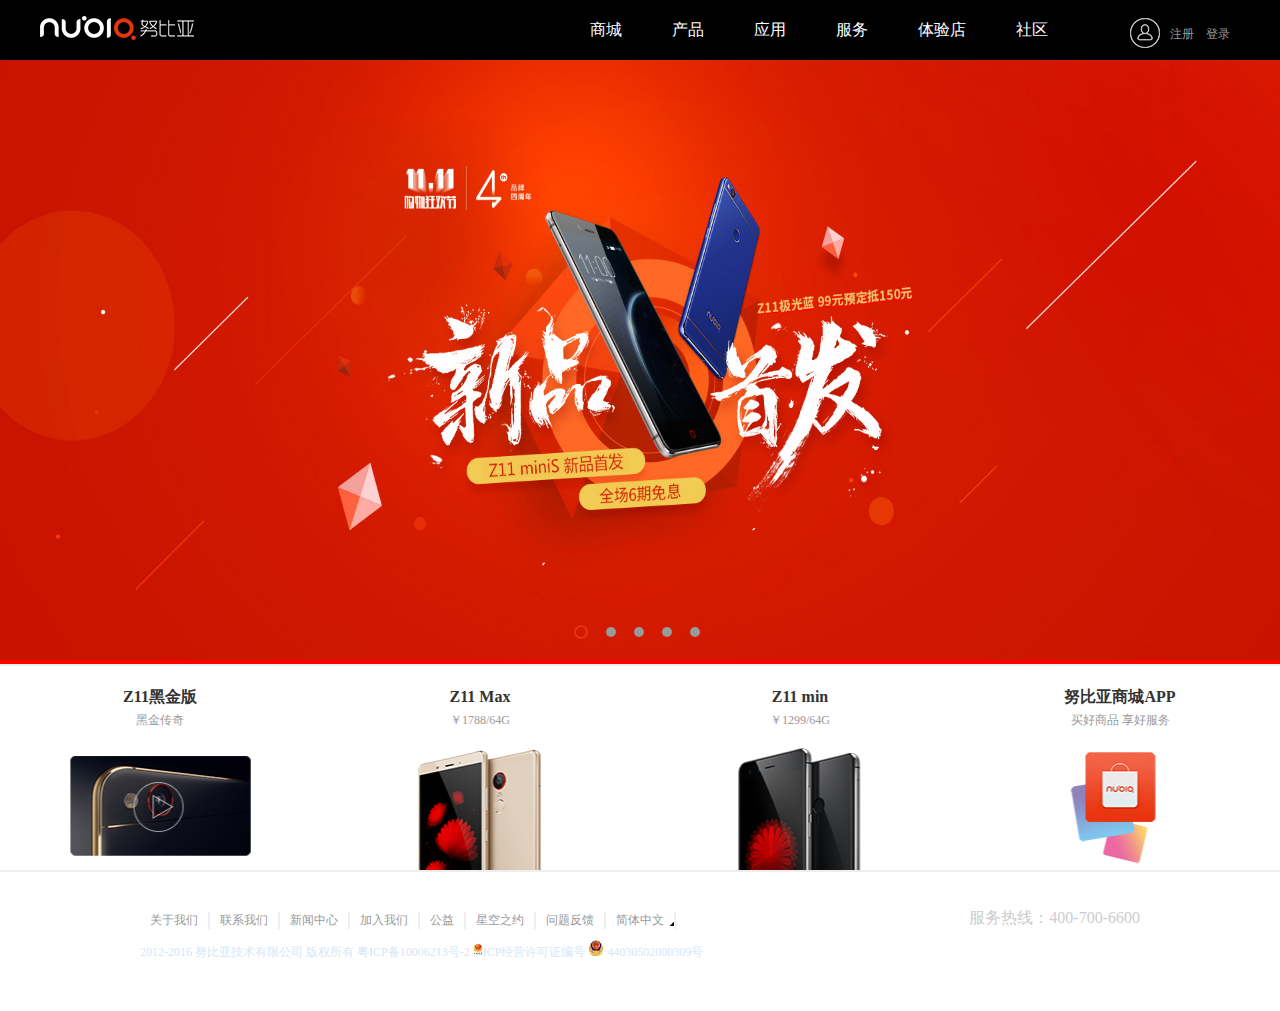
<file: nubia/index.html>
<!doctype html>
<html>
	<title></title>
	<meta charset = "utf-8"/>
	
	<link rel="stylesheet" type="text/css" href="css/public.css"/>
	<link rel="stylesheet" type="text/css" href="css/index.css"/>
	<script type="text/javascript" src="js/jquery-1.11.1.js"></script>
    <script type="text/javascript" src="js/index.js"></script>
	<script type="text/javascript">
	</script>
    
	
	<body>
    <!--top-->
	    <div class="topbg">
	    	<div class = "top">
				<a href="index.html" class = "logo"></a>
	            <a href="login.html" class="user user-left">登录</a>
	            <a href="register.html" class="user ">注册</a>
	            <i class="fa"><img src="indeximg/2016-10-27_222314.png"/></i>
	            <ul class="nav">
	                <li><a href = "shop.html">商城</a></li>
	                <li><a href = "phone.html">产品</a></li>
	                
	                <li><a href = "#">应用</a></li>
	                <li><a href = "#">服务</a></li>
	                <li><a href = "#">体验店</a></li>
	                <li><a href = "#">社区</a></li>
				</ul>
	        </div>
	    </div>
		
        <!--banner图-->
        <div class="bannerbg">
        	<div id = "banner">
	        	<ul class = 'banner'>
	                <li><a href="#"><img src="indeximg/banner1.jpg"></a></li>
	                <li><a href="#"><img src="indeximg/banner2.jpg"></a></li>
	                <li><a href="#"><img src="indeximg/banner3.jpg"></a></li>
	                <li><a href="#"><img src="indeximg/banner4.jpg"></a></li>
	                <li><a href="#"><img src="indeximg/banner5.jpg"></a></li>
	            </ul>
		        <div class="dot">
		            <span ></span><span class = "active1"></span><span></span><span></span><span></span>
		        </div>
	
	        </div>
        </div>
        
		<!--content-->
		<div class="contbg">
			<ul class = "cont">
				<li><a href="#"><h2>Z11黑金版</h2><p>黑金传奇</p><span><img src="indeximg/14727277436.png"/></span></a></li>
				<li><a href="#"><h2>Z11 Max</h2><p>￥1788/64G</p><span><img src="indeximg/146940998575.png"/></span></a></li>
				<li><a href="#"><h2>Z11 min</h2><p>￥1299/64G</p><span><img src="indeximg/146711627937.png"/></span></a></li>
				<li><a href="#"><h2>努比亚商城APP</h2><p>买好商品 享好服务</p><span><img src="indeximg/144524862581.png"/></span></a></li>
			</ul>
		</div>
		
		<!--bottom-->
		<div class="bottombg">
			<div class="bottom">
				<ul class="left">
					<li><a href="#">关于我们</a></li>
					<li><a href="#">联系我们</a></li>
					<li><a href = "#">新闻中心</a></li>
					<li><a href = "#">加入我们</a></li>
					<li><a href="#">公益</a></li>
					<li><a href="#">星空之约</a></li>
					<li><a href="#">问题反馈</a></li>
					<li class="option">
						简体中文
						<img src = "indeximg/option.png"/>
						<div class="option-in">
							<p><a href="#">sdfssdg</a></p>
							<p><a href="#">sgdfg</a></p>
							<p><a href="#">sdg</a></p>
							<p><a href="#">afsf</a></p>
						</div>
					</li>
				</ul>
				
				<ul class="right">
					<li><a href="#"></a></li>
					<li><a href="#"></a></li>
					<li><a href="#"></a></li>
					<li><a href="#"></a></li>
				</ul>
				<p class="call">服务热线：400-700-6600</p><br/>
				<p class="food">
					2012-2016 努比亚技术有限公司 版权所有
					<a href="#">粤ICP备10006213号-2</a>
					<img src="indeximg/57fc5f6def76275.jpg" class="pic1"/>ICP经营许可证编号
					<img src="indeximg/57c5599015f1558.png" class="pic2"/>
					 44030502000309号
				</p>
			</div>
		</div>
		
 
        	
	</body>
</html>
</file>
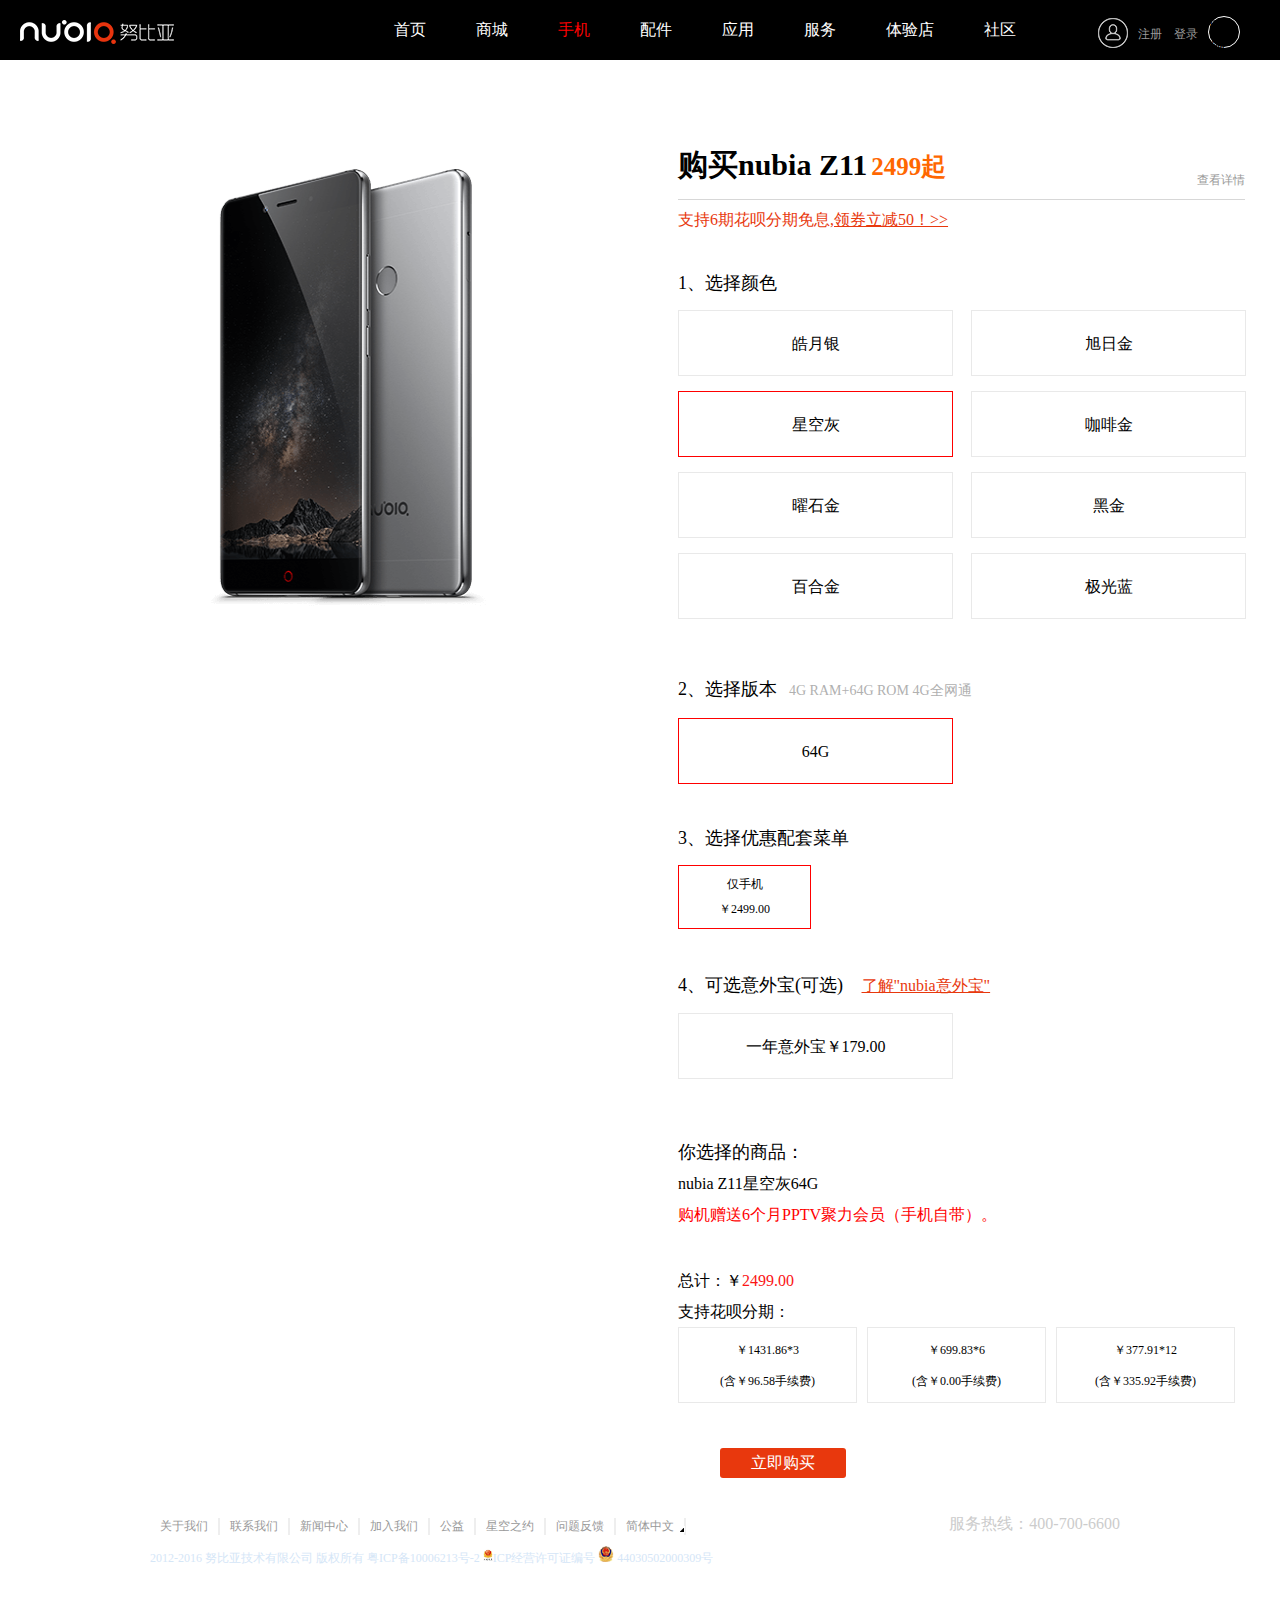
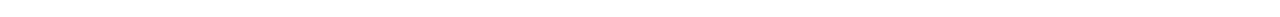
<file: nubia/details.html>
<!DOCTYPE html>
<html>
	<head>
		<meta charset="utf-8">
		<title></title>
		<link rel="stylesheet" type="text/css" href="css/det.css" />
		<script type="text/javascript" src="js/jquery-1.11.1.js" ></script>
		<script type="text/javascript" src="js/det.js" ></script>
		<script type="text/javascript" src="js/jquery.cookie.js" ></script>
		
		
	</head>
	<body>
		<!--------------------------吸顶菜单----------------------->
		<div class="top-menu">
			<div class="p4">
				<p class="p1"><a class="buy">立即购买</a></p>
				<p class="p2">总计：￥<span>4199.00</span></p>
				<p class="p3">nubia Z11 曜石金 C罗·典藏版<span>121</span></p>
			</div>
		</div>
		<!------------------------------top------------------------------>
		<div class = "top">
			<a href="index.html" class = "logo"></a>
			<a class="shop-car">购物车</a>
            <a href="login.html" class="user user-left">登录</a>
            <a href="register.html" class="user ">注册</a>
            <i class="fa"><img src="indeximg/2016-10-27_222314.png"/></i>
            <ul class="nav">
            	<li><a href="index.html">首页</a></li>
                <li><a href = "shop.html">商城</a></li>
                <li><a href = "phone.html" class="active" >手机</a></li>
                <li><a href = "accessory.html">配件</a></li>
                <li><a href = "nubia-app.html">应用</a></li>
                <li><a href = "service.html">服务</a></li>
                <li><a href = "store.html">体验店</a></li>
                <li><a href = "nubia-bbs.html">社区</a></li>
			</ul>
			
        </div>
        <!--------------------------content------------------------------->
        <div class="cont">
        	<div class="cont-left">
        		<img class="img_out" src=""/>
  
        	</div>
        	<div class="cont-right">
        		<p class="cont-right-title">
        			<span class="title-left">购买nubia Z11</span>
        			<span class="title-middle">2499起</span>
        			<span class="title-right"><a href="#">查看详情</a></span>
        		</p>
        		<p class="cont-right-title-sell">支持6期花呗分期免息,<a>领券立减50！>></a></p>
        		<p class="select-color">1、选择颜色</p>
        		<ul class="phone-color">
        			<li>皓月银</li>
        			<li>旭日金</li>
        			<li>星空灰</li>
        			<li>咖啡金</li>
        			<li>曜石金</li>
        			<li>黑金</li>
        			<li>百合金</li>
        			<li>极光蓝</li>
        		</ul><br/>
        		<p class="select-edition">2、选择版本<span>dsfdsf</span></p>
        		<ul class="phone-edition">
        			
        		</ul>
        		<div class="shifty">
        		<!--<p class="select-meal">3、选择优惠配套菜单</p>
        			<ul class="phone-meal">
        				<li>
        					<span></span>
        					<p></p>
        				</li>
        			</ul>
        			<p class="select-insure">4、可选意外宝(可选) <a href="#">了解"nubia意外宝"</a></p>
        			<ul class="insure">
        				<li>一年意外宝￥<span></span></li>
        			</ul>
        			<div class="phone-net-zj">
        				<p class="selected">你选择的商品：</p>
        				<p class="selected-size">nubia Z11 曜石金 C罗·典藏版<span>121</span></p>
        				<p class="jianjie">附近的客观的开发数据库的方法</p>
        				<p class="total">总计：￥<span>4199.00</span></p>
        				
        				<p class="huabei">支持花呗分期：</p>
        				<ul class="select-huabei">
        					<li><span>￥1431.86*3</span><p>(含￥96.58手续费)</p></li>
        					<li><span>￥699.83*6</span><p>(含￥0.00手续费)</p></li>
        					<li><span>￥377.91*12</span><p>(含￥335.92手续费)</p></li>
        				</ul>
        				
        			</div>
        			<a class="buy">立即购买</a>
        			-->
        		</div>
        		
        	</div>
        </div>
        <!----------------------bottom------------------------------------>
		<div class="bottom">
			<ul class="left">
				<li><a href="#">关于我们</a></li>
				<li><a href="#">联系我们</a></li>
				<li><a href = "#">新闻中心</a></li>
				<li><a href = "#">加入我们</a></li>
				<li><a href="#">公益</a></li>
				<li><a href="#">星空之约</a></li>
				<li><a href="#">问题反馈</a></li>
				<li class="option">
					简体中文
					<img src = "indeximg/option.png"/>
					<div class="option-in">
						<p><a href="#">sdfssdg</a></p>
						<p><a href="#">sgdfg</a></p>
						<p><a href="#">sdg</a></p>
						<p><a href="#">afsf</a></p>
					</div>
				</li>
			</ul>
			
			<ul class="right">
				<li><a href="#"></a></li>
				<li><a href="#"></a></li>
				<li><a href="#"></a></li>
				<li><a href="#"></a></li>
			</ul>
			<p class="call">服务热线：400-700-6600</p><br/>
			<p class="food">
				2012-2016 努比亚技术有限公司 版权所有
				<a href="#">粤ICP备10006213号-2</a>
				<img src="indeximg/57fc5f6def76275.jpg" class="pic1"/>ICP经营许可证编号
				<img src="indeximg/57c5599015f1558.png" class="pic2"/>
				 44030502000309号
			</p>
		</div>
 
        
        
	</body>
</html>
</file>
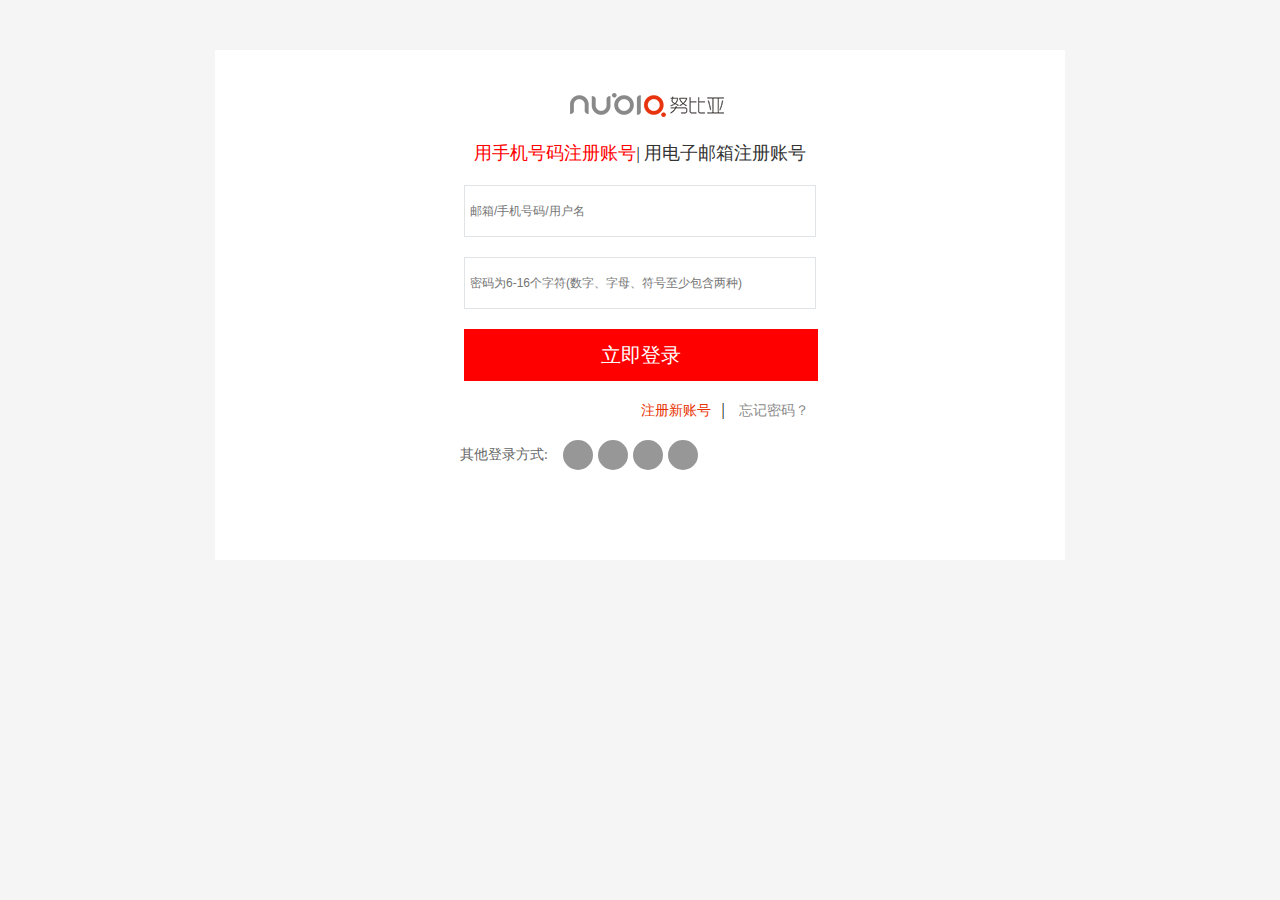
<file: nubia/login.html>
<!DOCTYPE html>
<html>
	<head>
		<meta charset="UTF-8">
		<title></title>
		<link rel="stylesheet" type="text/css" href="css/login.css"/>
		<script type="text/javascript" src="js/jquery-1.11.1.js" ></script>
		<script type="text/javascript" src="js/login.js" ></script>
		
	</head>
		<div class="cont">
			<img src="indeximg/logo02.png" class="logo"/>
			<div class="tab_nav">
				<label for="account" class="label_left">用手机号码注册账号</label>|
				<label for="tel" class="label_rig">用电子邮箱注册账号</label>
			</div>
			<ul class="account">
				<li id="user">
					<input type="text" placeholder="邮箱/手机号码/用户名" /><span></span>
				</li>
				<li id="passw">
					<input type="text" placeholder="密码为6-16个字符(数字、字母、符号至少包含两种)" /><span></span>
				</li>
			</ul>
			<ul class="tel">
				<li id="phone_tel">
					<input type="text" placeholder="请输入手机号" /><span></span>
				</li>
				<li id="ver_code">
					<input type="text" placeholder="请输入验证码(不区分大小写)" class="ver_left"/>
					<div class="ver_middle"></div><span class="ver_rig"></span>
				</li>
				<li id = "gain_code">
					<input type="text" placeholder="请输入手机收到的验证码"/><a>获取验证码</a><span></span>
				</li>
			</ul>
			<div class="now_login">立即登录</div>
			<div class="select">
				<a class="a_0" href="register.html">注册新账号</a>|
				<a class="a_1" href="#">忘记密码？</a>
			</div>
			<div class="others">
				<span>其他登录方式:</span>
				<a class="fa fa-weixin fa-lg" href="#"></a>
				<a class="fa fa-credit-card fa-lg" href="#"></a>
				<a class="fa fa-weibo fa-lg" href="#"></a>
				<a class="fa fa-qq fa-lg" href="#"></a>
			</div>
		</div>
	</body>
</html>
</file>
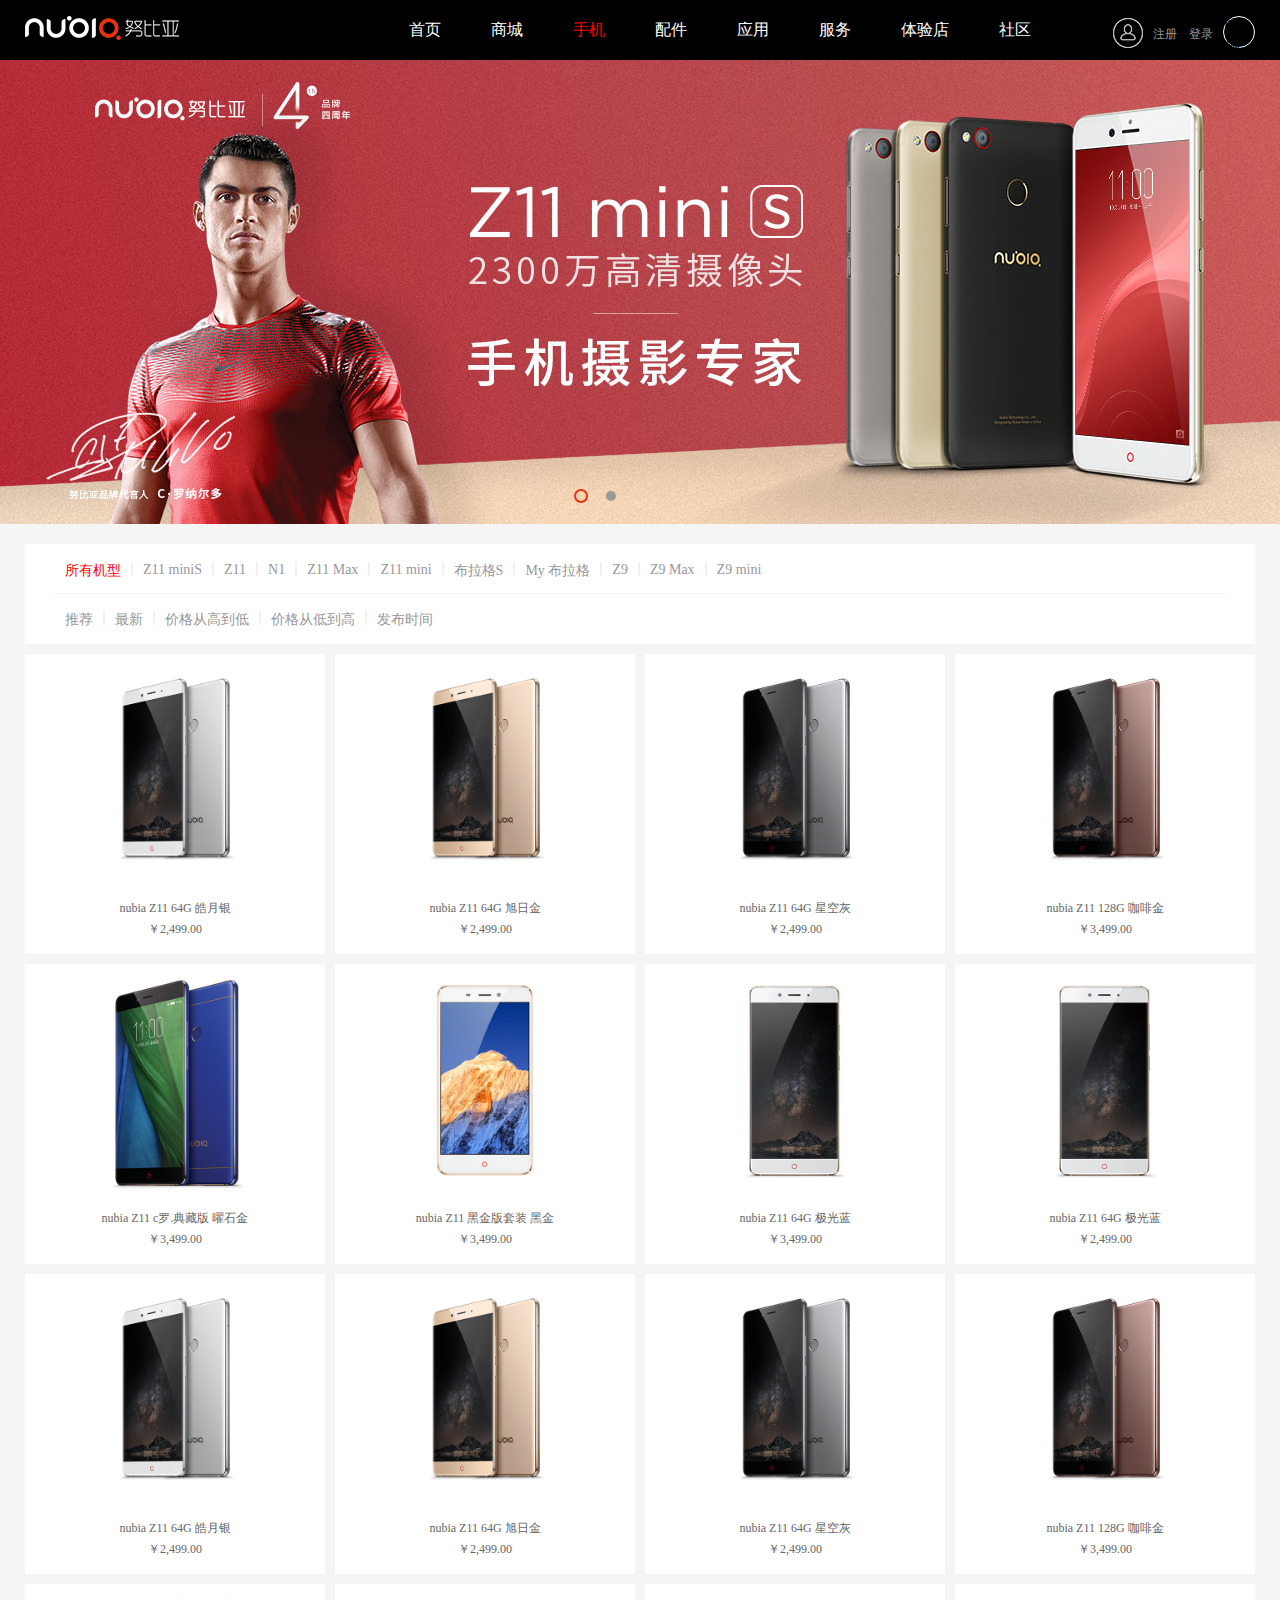
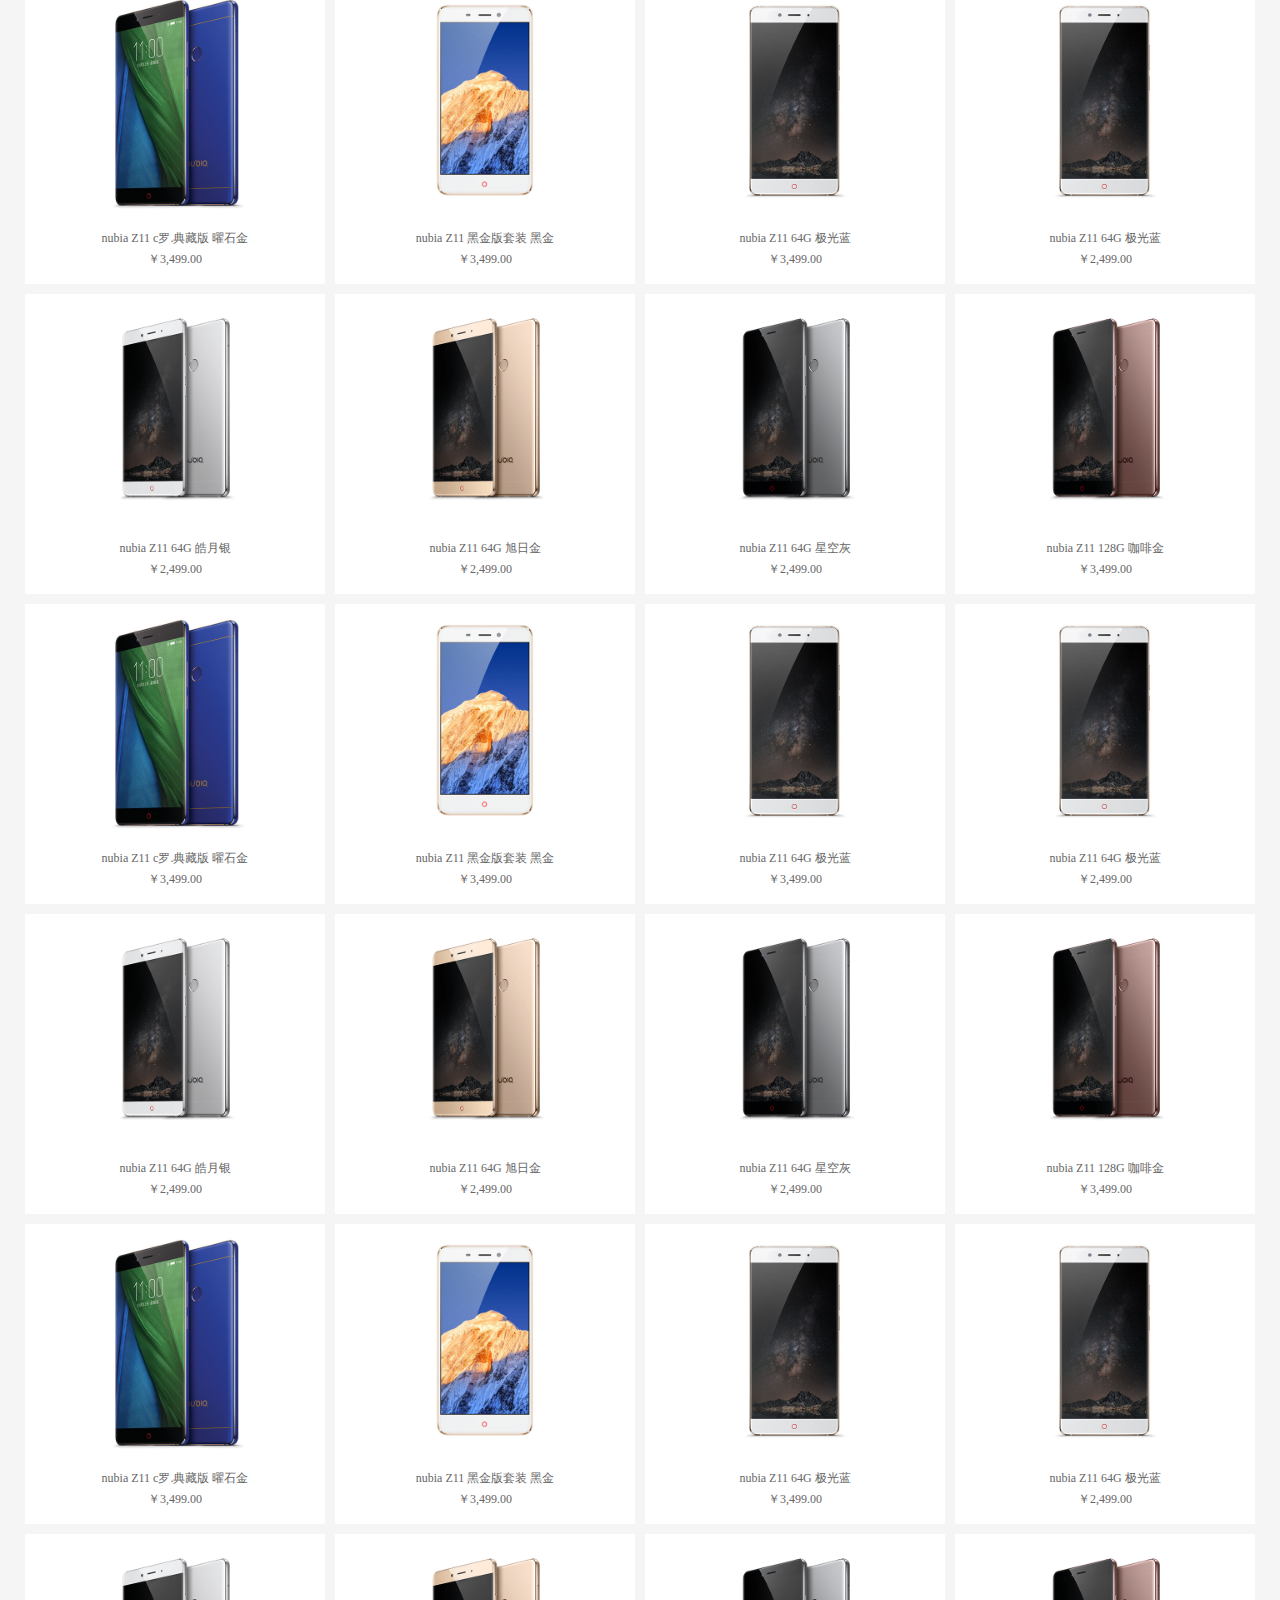
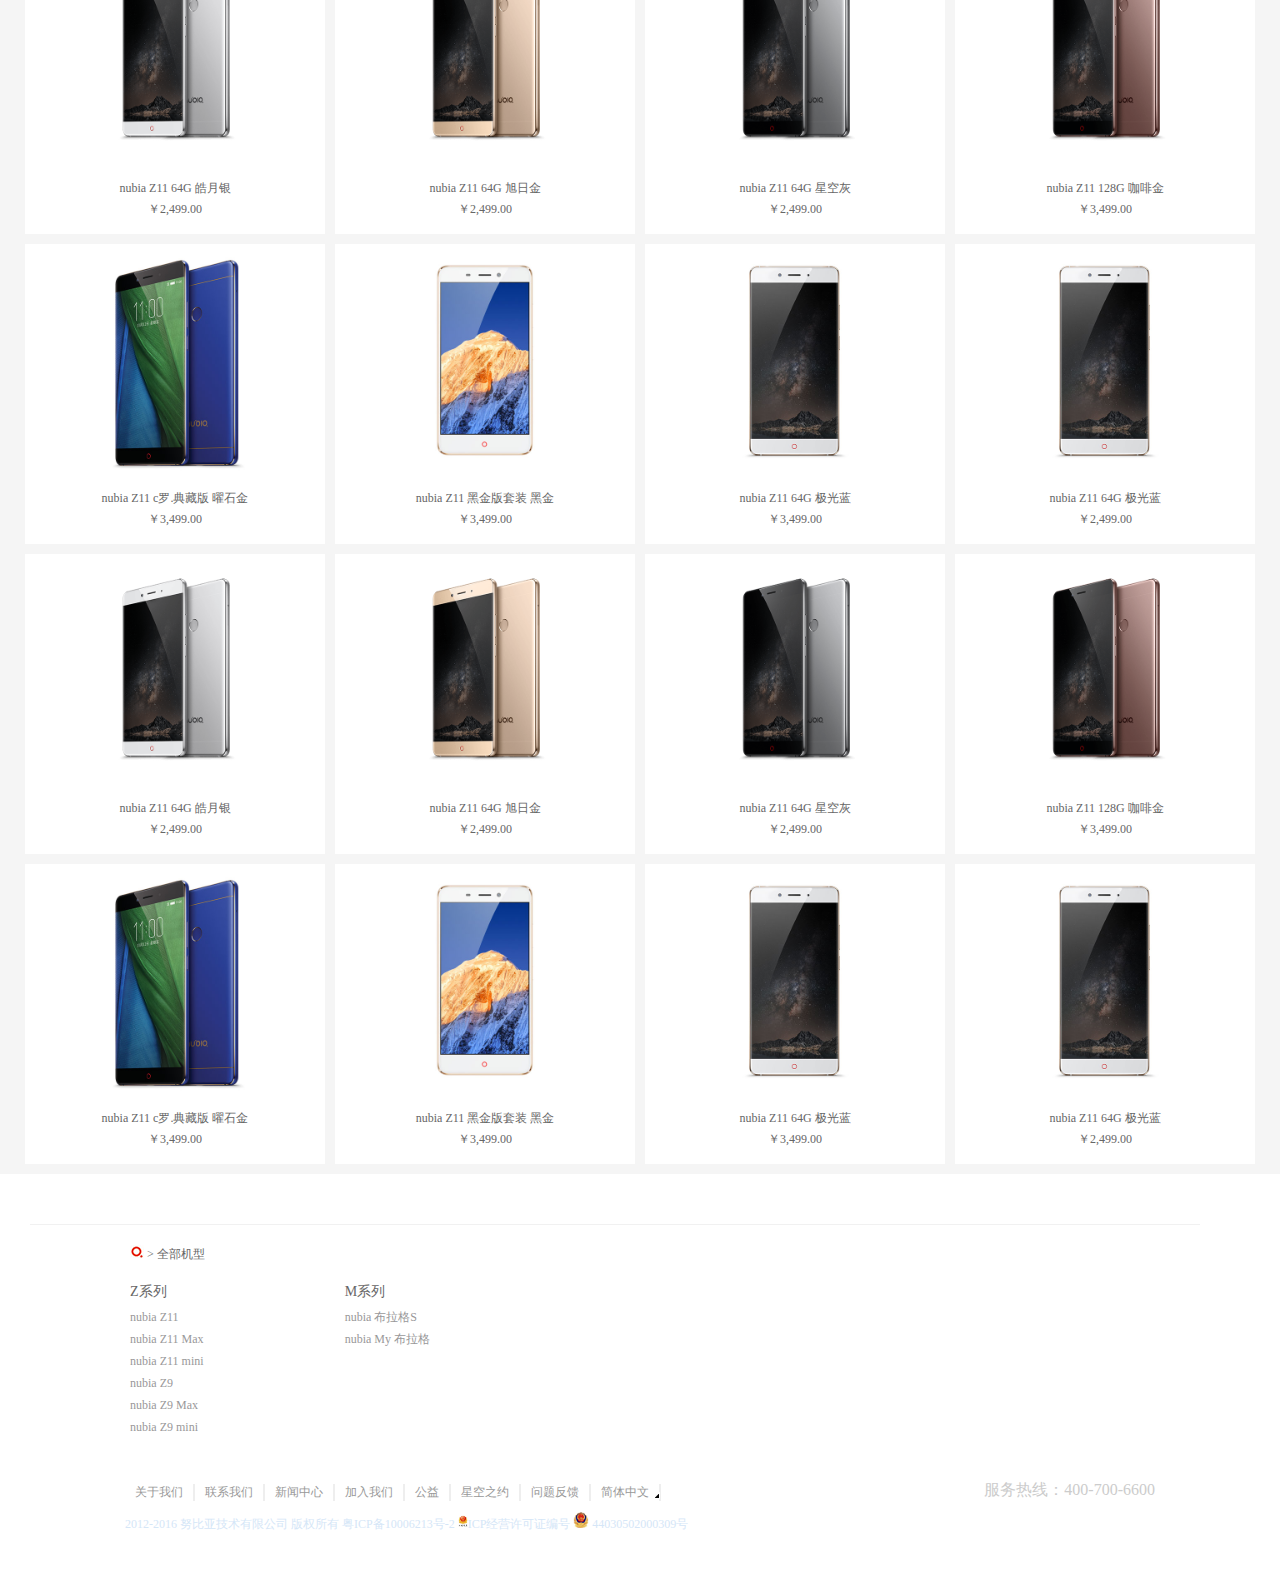
<file: nubia/phone.html>
<!DOCTYPE html>
<html>
	<head>
		<meta charset="UTF-8">
		<title></title>
		<link rel="stylesheet" href="css/public.css" />
		<link rel="stylesheet" href="css/phone.css" />
		
		<script type="text/javascript" src="js/jquery-1.11.1.js" ></script>
		<script type="text/javascript" src="js/phone.js" ></script>
	</head>
	<body>
		<!-----------------------top---------------------------->
		<div class="topbg">
			<div class = "top">
				<a href="index.html" class = "logo"></a>
				<a class="shop-car">购物车</a>
	            <a href="login.html" class="user user-left">登录</a>
	            <a href="register.html" class="user ">注册</a>
	            <i class="fa"><img src="indeximg/2016-10-27_222314.png"/></i>
	            <ul class="nav">
	            	<li><a href="index.html">首页</a></li>
	                <li><a href = "shop.html" >商城</a></li>
	                <li><a href = "phone.html" class="active">手机</a></li>
	                <li><a href = "#">配件</a></li>
	                <li><a href = "#">应用</a></li>
	                <li><a href = "#">服务</a></li>
	                <li><a href = "#">体验店</a></li>
	                <li><a href = "#">社区</a></li>
				</ul>
	        </div>
		</div>
		<!----------------------------banner------------------------------->
        <div class="bannerbg">
        	<div id = "banner">
	        	<ul class = 'banner'>
	                <li><a href="#" class="a1"></a></li>
	                <li><a href="#" class="a2"></a></li>
	            </ul>
		        <div class="dot">
		            <span class = "active1"></span><span></span>
		        </div>
	
	        </div>
        </div>
		<!-----------------------------------content------------------------------------>
		<div class="contbg">
			<div class="cont_top">
				<div>
					<a class="all">所有机型</a><a href = "#">Z11 miniS</a><a href = "#">Z11</a>
					<a href = "#">N1</a><a href = "#">Z11 Max</a href = "#"><a href = "#">Z11 mini</a><a href = "#">布拉格S</a><a href = "#">My 布拉格</a>
					<a href = "#">Z9</a><a href = "#">Z9 Max</a><a href = "#">Z9 mini</a>
				</div>
				<p>
					<a href="#" class="a1">推荐</a><a href="#">最新</a><a href="#">价格从高到低</a><a href="#">价格从低到高</a><a href="#">发布时间</a>
				</p>
					
				</div>
				<ul class="cont_ul">
					<li>
						<img src="phoneimg/pic1.png" />
						<h2>nubia Z11 64G 皓月银</h2>
						<p>￥2,499.00</p>
					</li>
				</ul>
			<div class="cont_bottom">
				<div>
					<h2><img src="phoneimg/ser.jpg"/> &gt; 全部机型</h2>
					<h3>
						<dl class="dl_left">
							<dt>Z系列</dt>
							<dd><a href="#">nubia Z11</a></dd>
							<dd><a href="#">nubia Z11 Max</a></dd>
							<dd><a href="#">nubia Z11 mini</a></dd>
							<dd><a href="#">nubia Z9</a></dd>
							<dd><a href="#">nubia Z9 Max</a></dd>
							<dd><a href="#">nubia Z9 mini</a></dd>
						</dl>
						<dl class="dl_rig">
							<dt>M系列</dt>
							<dd><a href="#">nubia 布拉格S</a></dd>
							<dd><a href="#">nubia My 布拉格</a></dd>
						</dl>
					</h3>
				</div>
			</div>
			
		</div>
		
		<!-----------------------------------------bottom------------------------------>
        <div class="bottombg">
        	<div class="bottom">
				<ul class="left">
					<li><a href="#">关于我们</a></li>
					<li><a href="#">联系我们</a></li>
					<li><a href = "#">新闻中心</a></li>
					<li><a href = "#">加入我们</a></li>
					<li><a href="#">公益</a></li>
					<li><a href="#">星空之约</a></li>
					<li><a href="#">问题反馈</a></li>
					<li class="option">
						简体中文
						<img src = "indeximg/option.png"/>
						<div class="option-in">
							<p><a href="#">sdfssdg</a></p>
							<p><a href="#">sgdfg</a></p>
							<p><a href="#">sdg</a></p>
							<p><a href="#">afsf</a></p>
						</div>
					</li>
				</ul>
				
				<ul class="right">
					<li><a href="#"></a></li>
					<li><a href="#"></a></li>
					<li><a href="#"></a></li>
					<li><a href="#"></a></li>
				</ul>
				<p class="call">服务热线：400-700-6600</p><br/>
				<p class="food">
					2012-2016 努比亚技术有限公司 版权所有
					<a href="#">粤ICP备10006213号-2</a>
					<img src="indeximg/57fc5f6def76275.jpg" class="pic1"/>ICP经营许可证编号
					<img src="indeximg/57c5599015f1558.png" class="pic2"/>
					 44030502000309号
				</p>
			</div>
	 
        </div>
		
		
	</body>
</html>
</file>
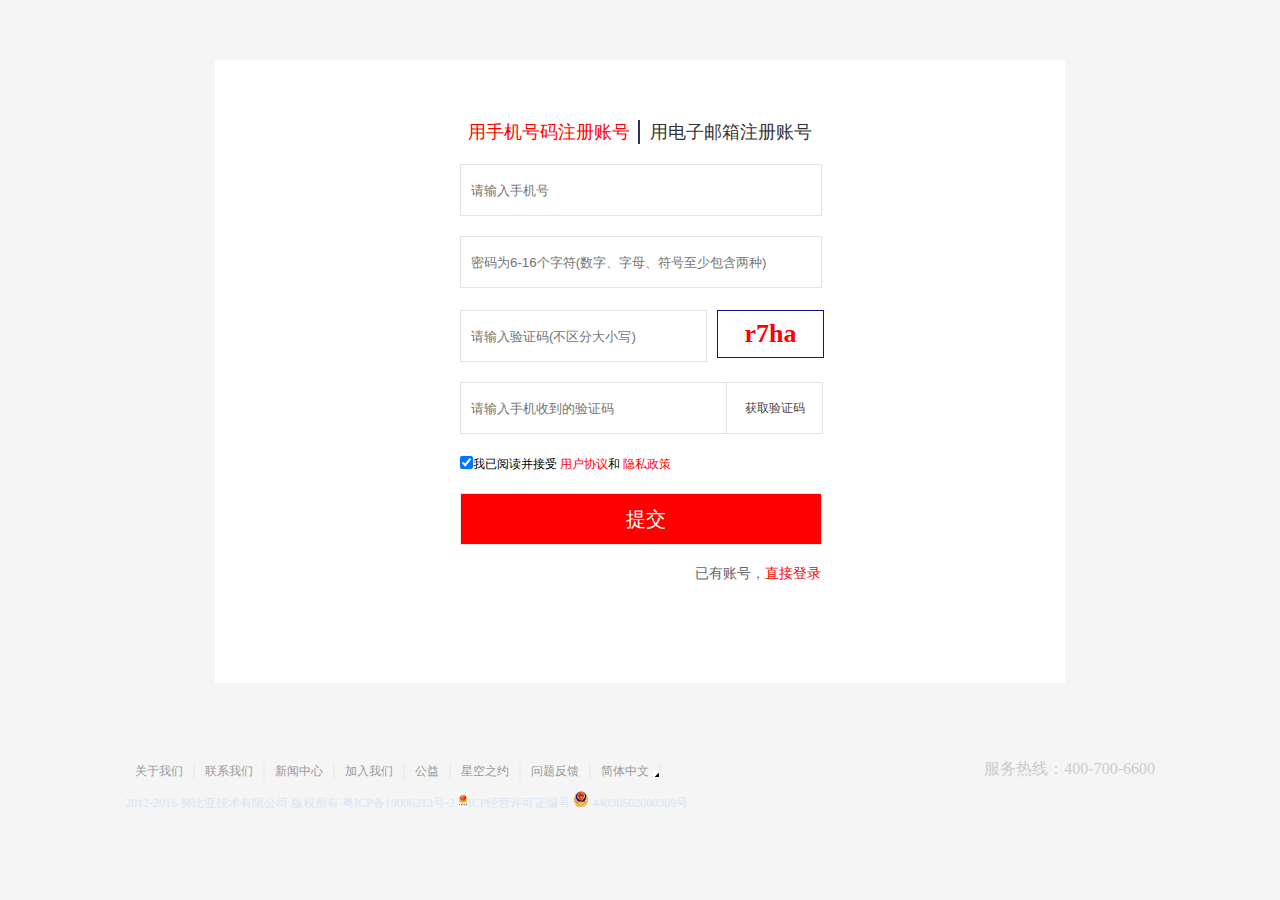
<file: nubia/register.html>
<!DOCTYPE html>
<html>
	<head>
		<meta charset="UTF-8">
		<title></title>
		<link rel="stylesheet" href="css/public.css" />
		<link rel="stylesheet" href="css/register.css" />
		
		<script type="text/javascript" src="js/jquery-1.11.1.js" ></script>
		<script type="text/javascript" src="js/register.js" ></script>
	</head>
	<body>
		<!-----------------------------content--------------------------------------------->
		<div class="cont">
			<div class="tab_nav">
				<label for="phone_num" class="label_left">用手机号码注册账号</label>
				<label for="mail_num" class="label_rig">用电子邮箱注册账号</label>
			</div>
			<div id="phone_num">
				<form id="phone_tel">
					<input type="text" placeholder="请输入手机号" /><span></span>
				</form>
				<form id="password_form">
					<input type="password" placeholder="密码为6-16个字符(数字、字母、符号至少包含两种)" />
					<p></p>
				</form>	
				<div id="ver_code">
					<input type="text" placeholder="请输入验证码(不区分大小写)" class="ver_left"/>
					<div class="ver_middle"></div><span class="ver_rig"></span>
				</div>
				<div id = "gain_code">
					<input type="text" placeholder="请输入手机收到的验证码"/><a>获取验证码</a><span></span>
				</div>
			
				<p id="deal"><input type="checkbox" checked="checked"/>我已阅读并接受 <a href="#">用户协议</a>和 <a href="#">隐私政策</a></p>
				<form id="sub">
					<input type="submit" value="提交" />
				</form>
				<h2>已有账号，<a>直接登录</a></h2>
			</div>
<!-----------------------------邮箱登录------------------------------------>
			<div id="mail_num">
				<form id="address">
					<input type="text" placeholder="请输入常用邮箱地址" /><span></span>
				</form>
				<form id="password_form1">
					<input type="password" placeholder="密码为6-16个字符(数字、字母、符号至少包含两种)" />
					<span></span>
				</form>	
				<div id="ver_code1">
					<input type="text" placeholder="请输入验证码(不区分大小写)" class="ver_left"/>
					<div class="ver_middle"></div><span class="ver_rig"></span>
				</div>
				<div id = "gain_code1">
					<input type="text" placeholder="请输入邮箱收到的验证码"/><a>获取验证码</a><span></span>
				</div>
			
				<p id="deal"><input type="checkbox" checked="checked"/>我已阅读并接受 <a href="#">用户协议</a>和 <a href="#">隐私政策</a></p>
				<form id="sub">
					<input type="submit" value="提交" />
				</form>
				<h2>已有账号，<a>直接登录</a></h2>
			</div>
		</div>
		<!-----------------------------------------bottom------------------------------>
        <div class="bottombg">
        	<div class="bottom">
				<ul class="left">
					<li><a href="#">关于我们</a></li>
					<li><a href="#">联系我们</a></li>
					<li><a href = "#">新闻中心</a></li>
					<li><a href = "#">加入我们</a></li>
					<li><a href="#">公益</a></li>
					<li><a href="#">星空之约</a></li>
					<li><a href="#">问题反馈</a></li>
					<li class="option">
						简体中文
						<img src = "indeximg/option.png"/>
						<div class="option-in">
							<p><a href="#">sdfssdg</a></p>
							<p><a href="#">sgdfg</a></p>
							<p><a href="#">sdg</a></p>
							<p><a href="#">afsf</a></p>
						</div>
					</li>
				</ul>
				
				<ul class="right">
					<li><a href="#"></a></li>
					<li><a href="#"></a></li>
					<li><a href="#"></a></li>
					<li><a href="#"></a></li>
				</ul>
				<p class="call">服务热线：400-700-6600</p><br/>
				<p class="food">
					2012-2016 努比亚技术有限公司 版权所有
					<a href="#">粤ICP备10006213号-2</a>
					<img src="indeximg/57fc5f6def76275.jpg" class="pic1"/>ICP经营许可证编号
					<img src="indeximg/57c5599015f1558.png" class="pic2"/>
					 44030502000309号
				</p>
			</div>
	 
        </div>
	</body>
</html>
</file>
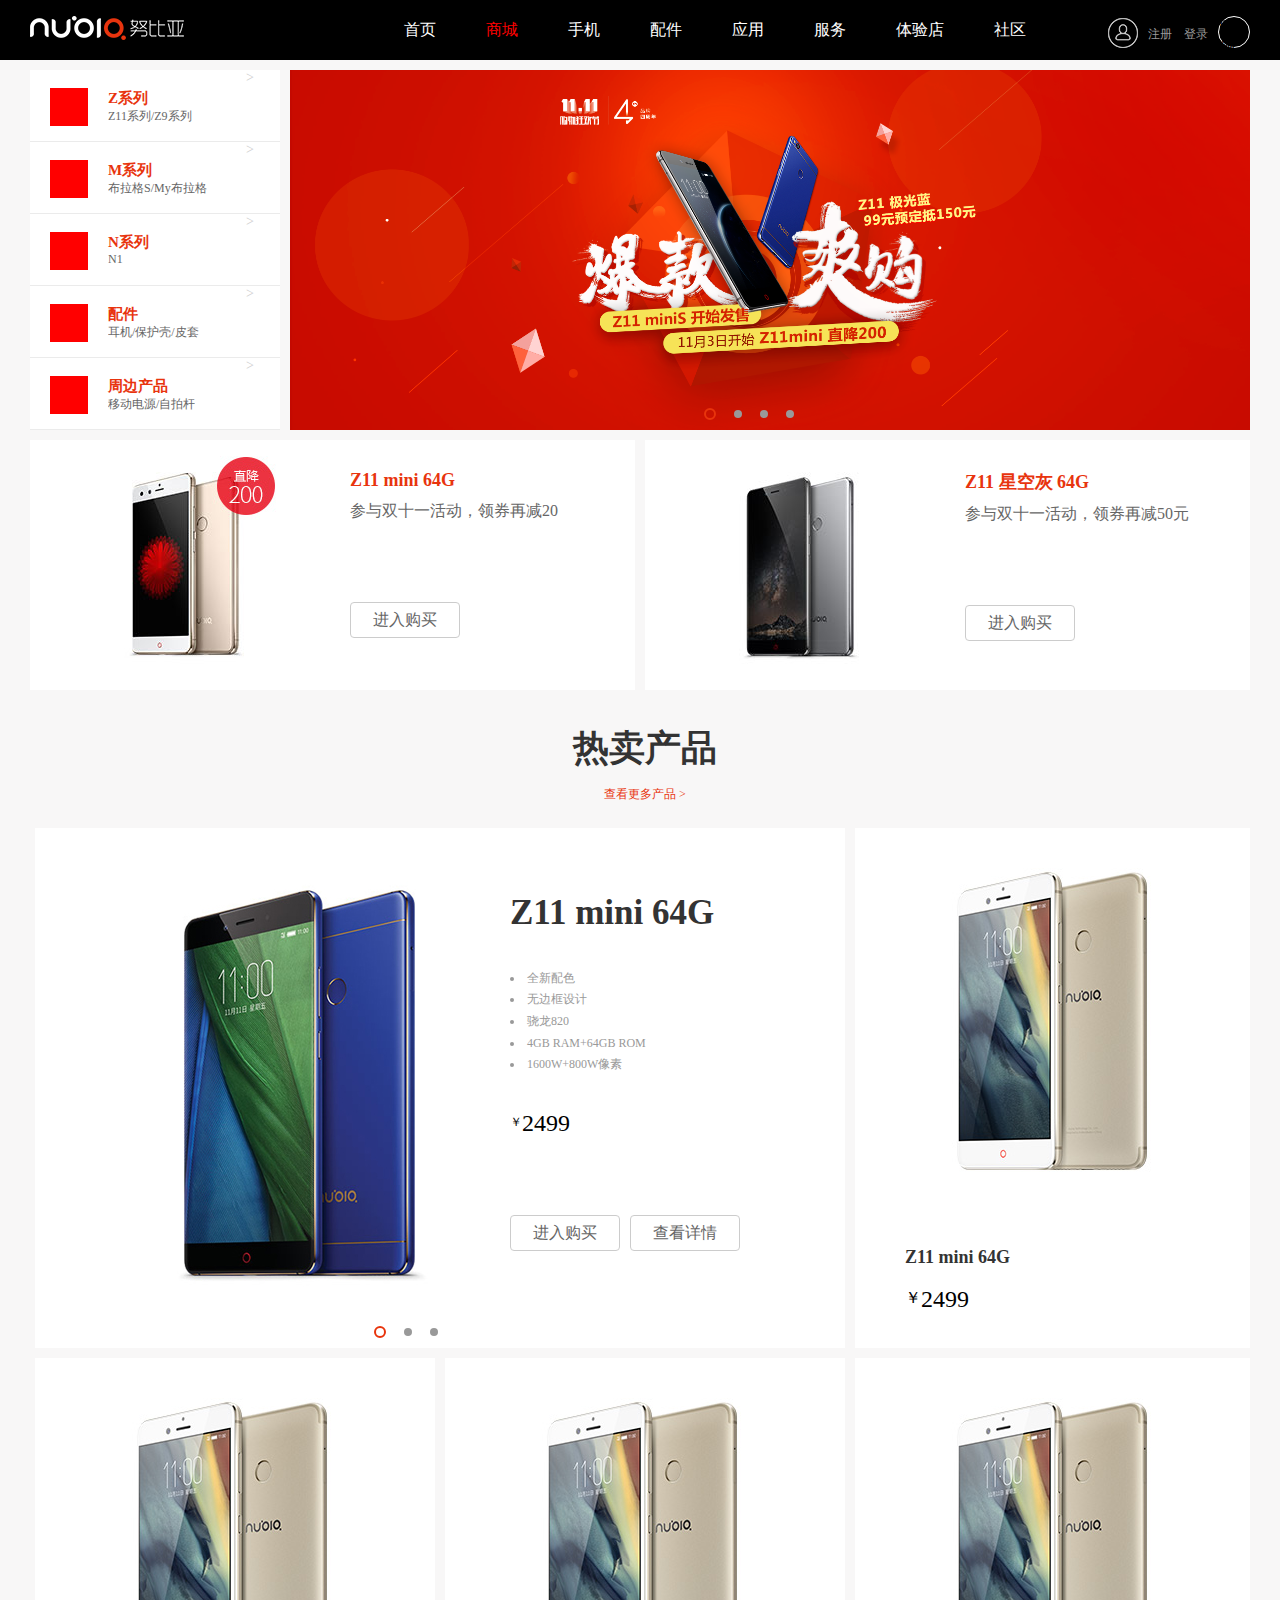
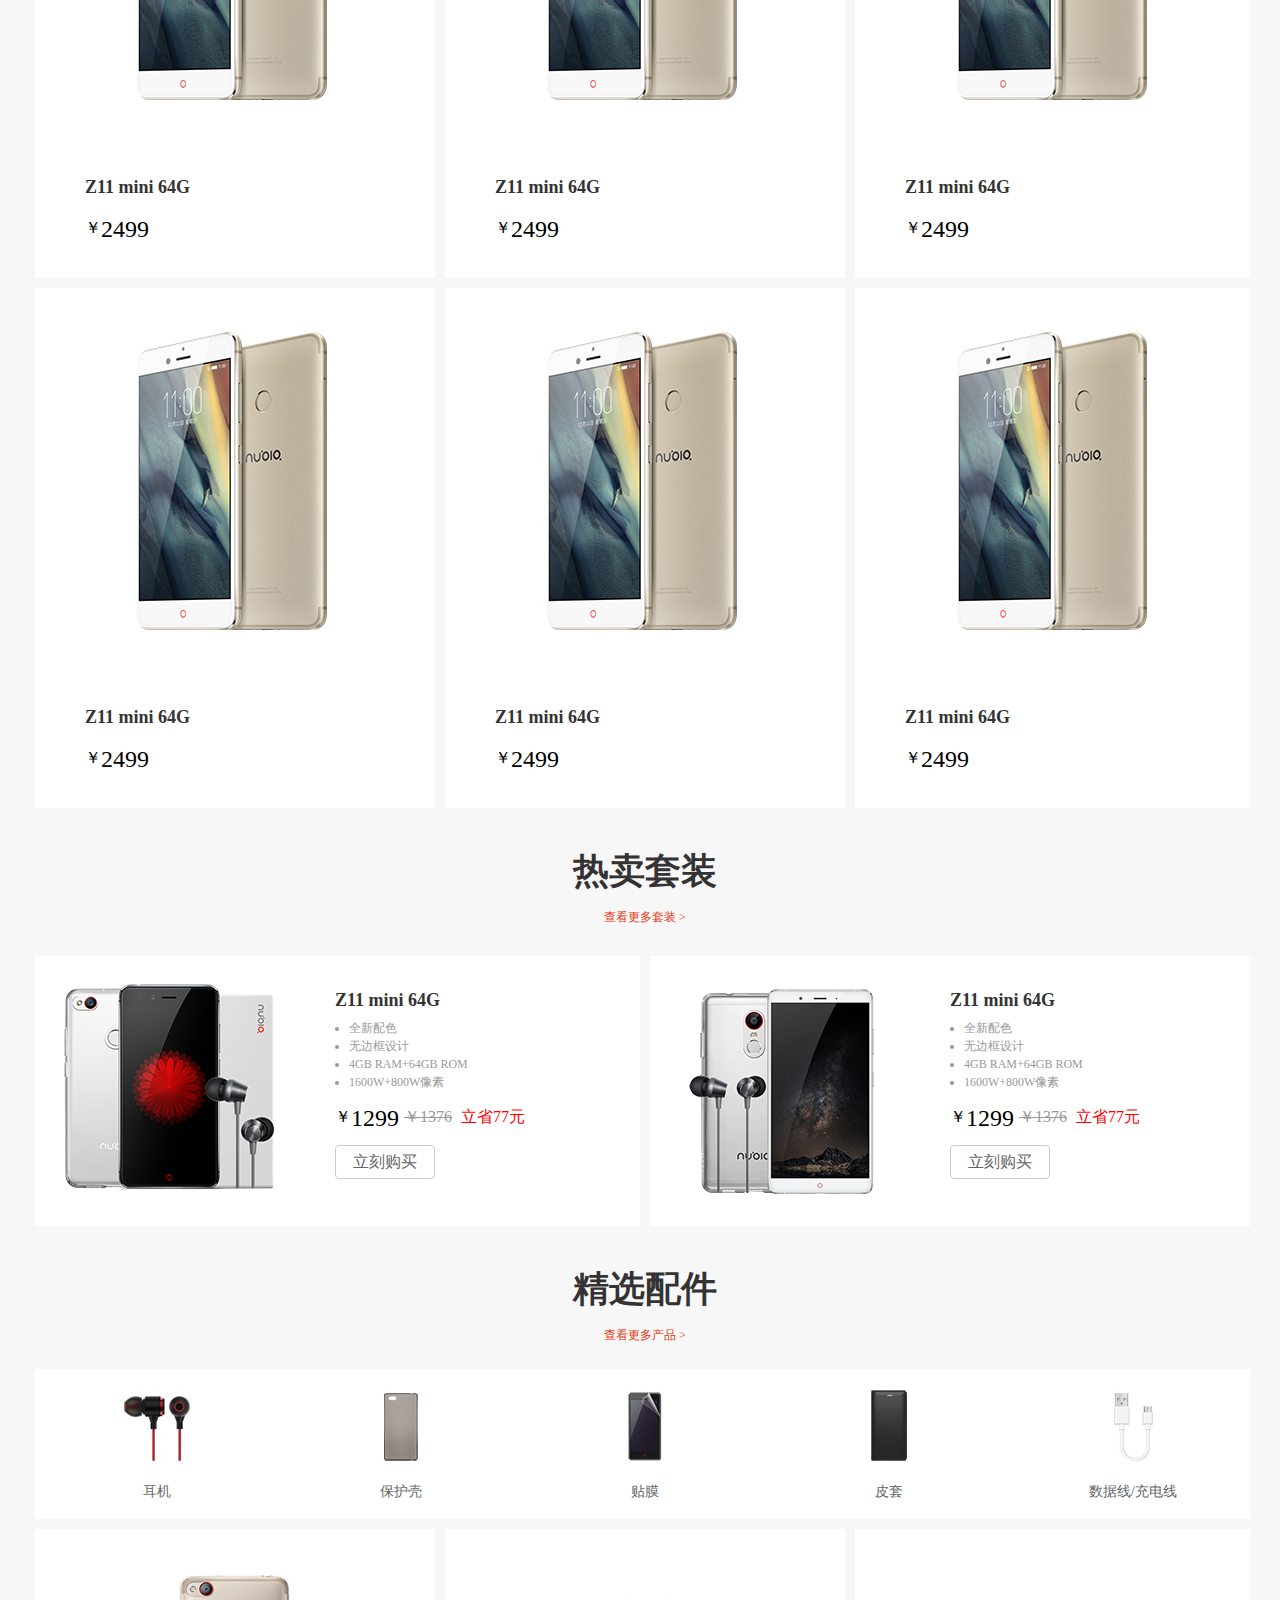
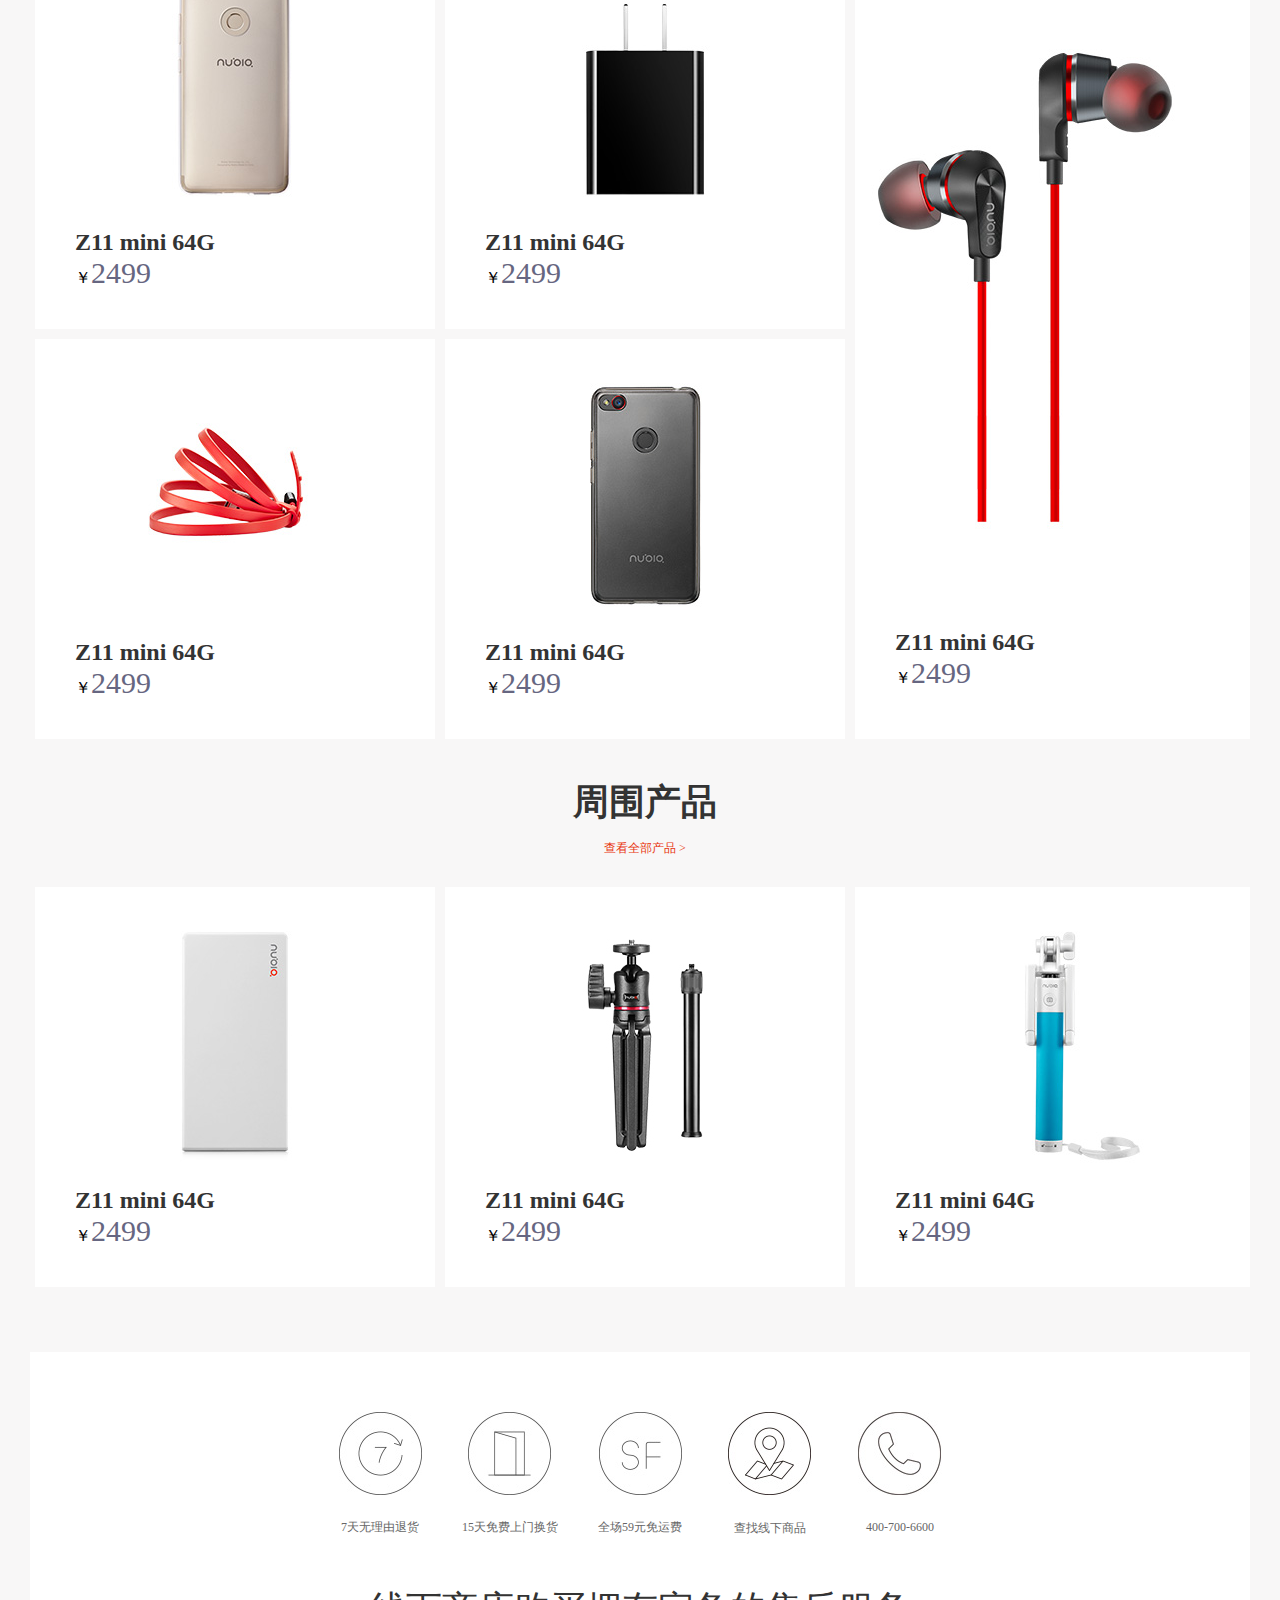
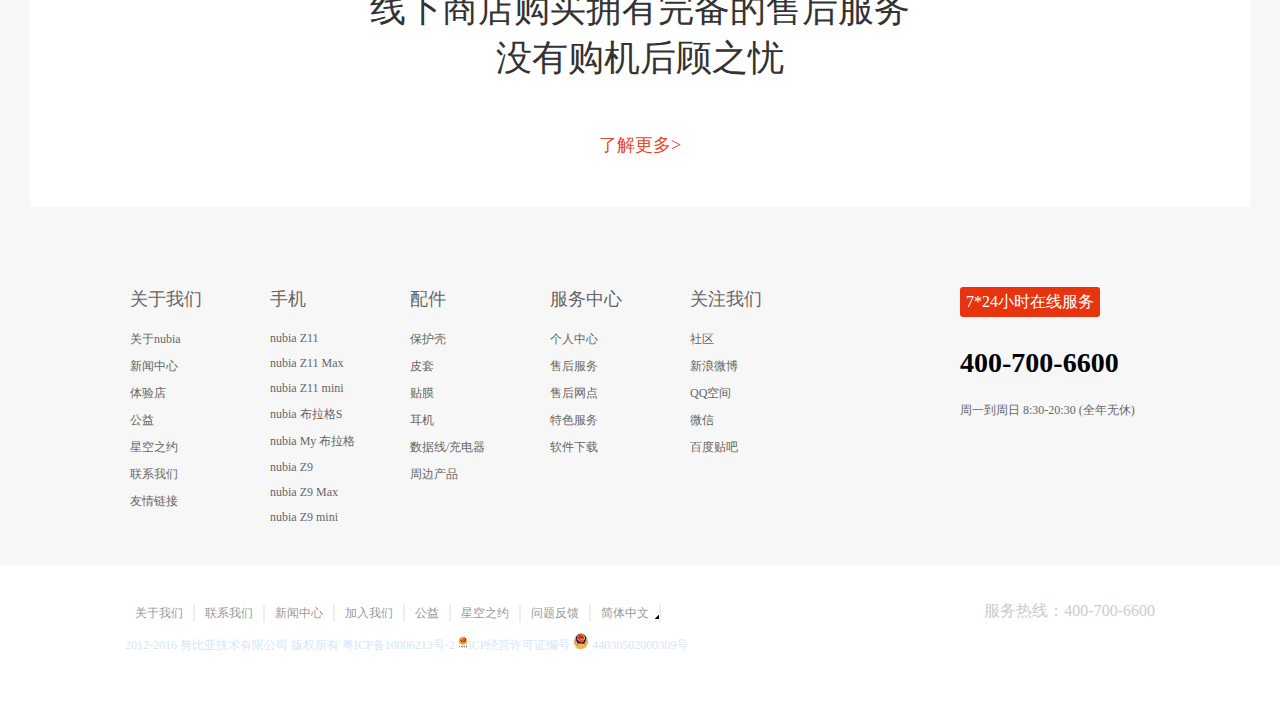
<file: nubia/shop.html>
<!DOCTYPE html>
<html>
	<head>
		<meta charset="utf-8">
		<title></title>
		<link rel="stylesheet" href="css/public.css" />
		<link rel="stylesheet" href="css/shop.css" />
		<script type="text/javascript" src="js/jquery-1.11.1.js" ></script>
		<script type="text/javascript" src="js/shop.js" ></script>
	</head>
	<body>
		<!-----------------------------------------top-------------------------------------->
		<div class="topbg">
			<div class = "top">
				<a href="index.html" class = "logo"></a>
				<a class="shop-car">购物车</a>
	            <a href="login.html" class="user user-left">登录</a>
	            <a href="register.html" class="user ">注册</a>
	            <i class="fa"><img src="indeximg/2016-10-27_222314.png"/></i>
	            <ul class="nav">
	            	<li><a href="index.html">首页</a></li>
	                <li><a href = "shop.html" class="active" >商城</a></li>
	                <li><a href = "phone.html">手机</a></li>
	                <li><a href = "accessory.html">配件</a></li>
	                <li><a href = "nubia-app.html">应用</a></li>
	                <li><a href = "service.html">服务</a></li>
	                <li><a href = "store.html">体验店</a></li>
	                <li><a href = "nubia-bbs.html">社区</a></li>
				</ul>
	        </div>
		</div>
		
        <!------------------------------------------content----------------------------------------->
        <div class="contbg">
        	<div class="cont">
        		<div class="banner-menu">
        			<ul class="menu"></ul>
        			<!-------------banner------------------>
        			<div class = "banner">
			        	<ul>
			                <li><a href="#"><img src="shop-img/banner1.jpg"></a></li>
			                <li><a href="#"><img src="shop-img/banner2.jpg"></a></li>
			                <li><a href="#"><img src="shop-img/banner3.jpg"></a></li>
			                <li><a href="#"><img src="shop-img/banner4.jpg"></a></li>
			                
			            </ul>
				        <div class="dot">
				            <span ></span><span class = "active1"></span><span></span><span></span>
				        </div>
				        <div class="derict"><span class="derict_left">&lt;</span><span class="derict_rig">&gt;</span></div>
			        </div>
	        	</div>
	        	<!--phone1-->
	        	<div class="phone1">
	        		<dl class="phone1_left">
	        			<dt><img src="shop-img/phone11.jpg"></dt>
	        			<dd>
	        				<h2>Z11 mini 64G</h2>
	        				<p>参与双十一活动，领券再减20</p>
	        				<a href="details.html">进入购买</a>
	        			</dd>
	        		</dl>
	        		<dl class="phone1_rig">
	        			<dt><img src="shop-img/phone12.jpg"/></dt>
	        			<dd>
	        				<h2>Z11 星空灰 64G</h2>
	        				<p>参与双十一活动，领券再减50元</p>
	        				<a href="details.html">进入购买</a>
	        			</dd>
	        		</dl>
	        	</div>
	        	<!----------------热卖产品------------->
	        	<div class="hot_pro">
	        		<div class="title">
	        			<h2>热卖产品</h2>
	        			<a>查看更多产品 &gt;</a>
	        		</div>
	        		<div class="hot_top">
	        			<!-------little_banner图------->
	        			<div class="little_ban">
	        				<ul class="out_ul">
		        				<li class="out_li active">
		        					<dl class="hot_top_left">
					        			<dt><img src="shop-img/hot_t1.jpg"></dt>
					        			<dd>
					        				<h2>Z11 mini 64G</h2>
					        				<ul>
					        					<li>全新配色</li>
					        					<li>无边框设计</li>
					        					<li>骁龙820</li>
					        					<li>4GB RAM+64GB ROM </li>
					        					<li>1600W+800W像素</li>
					        				</ul>
					        				<div>￥<span>2499</span></div>
					        				<p>
					        					<a href="details.html" class="shop">进入购买</a>
					        					<a href="#" class="det">查看详情</a>
					        				</p>
					        				
					        			</dd>
					        		</dl>
		        				</li>
		        				<li class="out_li">
		        					<dl class="hot_top_left">
					        			<dt><img src="shop-img/little_ban1.jpg"></dt>
					        			<dd>
					        				<h2>Z11 mini 64G</h2>
					        				<ul>
					        					<li>全新配色</li>
					        					<li>无边框设计</li>
					        					<li>骁龙820</li>
					        					<li>4GB RAM+64GB ROM </li>
					        					<li>1600W+800W像素</li>
					        				</ul>
					        				<div>￥<span>2499</span></div>
					        				<p>
					        					<a href="details.html" class="shop">进入购买</a>
					        					<a href="#" class="det">查看详情</a>
					        				</p>
					        				
					        			</dd>
					        		</dl>
		        				</li>
		        				<li class="out_li">
		        					<dl class="hot_top_left">
					        			<dt><img src="shop-img/little_ban2.jpg"></dt>
					        			<dd>
					        				<h2>Z11 mini 64G</h2>
					        				<ul>
					        					<li>全新配色</li>
					        					<li>无边框设计</li>
					        					<li>骁龙820</li>
					        					<li>4GB RAM+64GB ROM </li>
					        					<li>1600W+800W像素</li>
					        				</ul>
					        				<div>￥<span>2499</span></div>
					        				<p>
					        					<a href="details.html" class="shop">进入购买</a>
					        					<a href="#" class="det">查看详情</a>
					        				</p>
					        				
					        			</dd>
					        		</dl>
		        				</li>
		        				
		        			</ul>
		        			<div class="dot">
						        <span ></span><span></span><span></span>
						    </div>
		        		</div>
	        			
		        		<dl class="hot_top_rig">
		        			<dt>
		        					<p><img src="shop-img/hot_t2.jpg"></p>	
		        					<div class="pirce">
		        						<h2>Z11 mini 64G</h2>
		        						<div>￥<span>2499</span></div>
		        					</div>
		        			</dt>
		        			<dd>
		        				
		        				<h2>Z11 mini 64G</h2>
		        				<div>￥<span>2499</span></div>
		        				<ul>
		        					<li>全新配色</li>
		        					<li>无边框设计</li>
		        					<li>骁龙820</li>
		        					<li>4GB RAM+64GB ROM </li>
		        					<li>1600W+800W像素</li>
		        				</ul>
		        				<p>
		        					<a href="details.html" class="shop">进入购买</a>
		        					<a href="#" class="det">查看详情</a>
		        				</p>
		        			</dd>
		        		</dl>
		        	</div>
	        		<!--热卖 main-->
	        		<ul class="main"></ul>
	        	</div>
	        	<!----------热卖套装------------->
	        	<div class="hot_group">
	        		<div class="title">
	        			<h2>热卖套装</h2>
	        			<a>查看更多套装 &gt;</a>
	        		</div>
	        		<ul class="group_main">
	        			<li class="group_li">
	        				<dl>
			        			<dt><img src="shop-img/group1.png"></dt>
			        			<dd>
			        				<h2>Z11 mini 64G</h2>
			        				<ul>
		        						<li>全新配色</li>
			        					<li>无边框设计</li>
			        					<li>4GB RAM+64GB ROM </li>
			        					<li>1600W+800W像素</li>
		        					</ul>
		        					<p>￥<span class="span1">1299</span><span class="span2">￥1376</span><span class="span3"> 立省77元</span></p>
			        				<a href="details.html">立刻购买</a>
			        			</dd>
			        		</dl>
	        			</li>
	        			<li class="group_li">
	        			</li>
	        		</ul>
	        	</div>
	        	<!------------精选配件----------->
	        	<div class="hot_parts">
	        		<div class="title">
	        			<h2>精选配件</h2>
	        			<a href="#">查看更多产品 &gt;</a>
	        		</div>
	        		<ul class="top">
	        		</ul>
	        		<div class="main">
	        			<ul class="main_left">
	        				
	        			</ul>
	        			<ul class="main_rig">
	        				<li class="main_li">
	        					<dl>
				        			<dt>
				        					<p><img src="shop-img/fl4_con3.jpg"/></p>	
				        					<div class="price">
				        						<h2>Z11 mini 64G</h2>
				        						<div>￥<span>2499</span></div>
				        					</div>
				        			</dt>
				        			<dd>
				        				
				        				<h2>Z11 mini 64G</h2>
				        				<div>￥<span>2499</span></div>
				        				<ul>
				        					<li>全新配色</li>
				        					<li>无边框设计</li>
				        					<li>骁龙820</li>
				        					<li>4GB RAM+64GB ROM </li>
				        					<li>1600W+800W像素</li>
				        				</ul>
				        				<p>
				        					<a href="details.html" class="shop">进入购买</a>
				        					<a href="#" class="det">查看详情</a>
				        				</p>
				        			</dd>
				        		</dl>
	        				</li>
	        			</ul>
	        		</div>
	        	</div>
	        	<!----------周围产品--------------->
	        	<div class="other">
	        		<div class="title">
	        			<h2>周围产品</h2>
	        			<a href="#">查看全部产品 &gt;</a>
	        		</div>
	        		<ul class="other_main"></ul>
	        	</div>
	        	<!-------------售后服务------------>
	        	<div class="after_ser">
	        		<ul>
	        			<li><img src="shop-img/fl61.jpg"/><p>7天无理由退货</p></li>
	        			<li><img src="shop-img/fl62.jpg"/><p>15天免费上门换货</p></li>
	        			<li><img src="shop-img/fl63.jpg"/><p>全场59元免运费</p></li>
	        			<li><img src="shop-img/fl64.jpg"/><p>查找线下商品</p></li>
	        			<li><img src="shop-img/fl65.jpg"/><p>400-700-6600</p></li>
	        		</ul><br/>
	        		<h2>线下商店购买拥有完备的售后服务<br/>没有购机后顾之忧</h2>
	        		<a href="#">了解更多&gt;</a>
	        	</div>
	        	<div class="cont_bottom">
	        		<div class="cont_bottom_left"></div>
	        		<div class="cont_bottom_rig">
	        			<a href="#">7*24小时在线服务</a>
	        			<h2>400-700-6600</h2>
	        			<p>周一到周日 8:30-20:30 (全年无休)</p>
	        		</div>
	        	</div>
	        	
	        	
       	    </div>
        </div>
        
        
        
        
        <!-----------------------------------------bottom---------------------------------------------------->
        <div class="bottombg">
        	<div class="bottom">
				<ul class="left">
					<li><a href="#">关于我们</a></li>
					<li><a href="#">联系我们</a></li>
					<li><a href = "#">新闻中心</a></li>
					<li><a href = "#">加入我们</a></li>
					<li><a href="#">公益</a></li>
					<li><a href="#">星空之约</a></li>
					<li><a href="#">问题反馈</a></li>
					<li class="option">
						简体中文
						<img src = "indeximg/option.png"/>
						<div class="option-in">
							<p><a href="#">sdfssdg</a></p>
							<p><a href="#">sgdfg</a></p>
							<p><a href="#">sdg</a></p>
							<p><a href="#">afsf</a></p>
						</div>
					</li>
				</ul>
				
				<ul class="right">
					<li><a href="#"></a></li>
					<li><a href="#"></a></li>
					<li><a href="#"></a></li>
					<li><a href="#"></a></li>
				</ul>
				<p class="call">服务热线：400-700-6600</p><br/>
				<p class="food">
					2012-2016 努比亚技术有限公司 版权所有
					<a href="#">粤ICP备10006213号-2</a>
					<img src="indeximg/57fc5f6def76275.jpg" class="pic1"/>ICP经营许可证编号
					<img src="indeximg/57c5599015f1558.png" class="pic2"/>
					 44030502000309号
				</p>
			</div>
	 
        </div>
		
	</body>
</html>
</file>
<file: nubia/css/public.css>
*{
	padding: 0;
	margin: 0;
}
a{
	text-decoration: none;
}
li{
	list-style: none;
}


/*-----------------------------------------------top---------------------------------------*/
.topbg{
	background:#000000;
}
.top{
	width: 1220px;
	height: 60px;
	margin: 0 auto;
	overflow: hidden;
	}
.top .logo{
	display: block;
	width:190px;
	height:55px;
	float:left;
	top:4px;
	background: url("../indeximg/logo.png") no-repeat;
	z-index: 99999;
	overflow: hidden;
	vertical-align: middle;
}

.top .user{
	display: block;
	padding-left: 12px;
	height: 17px;
	font-size:12px;
	color: #999;
	float: right;
	margin-top: 26px;
	cursor: pointer;
}
.user-left{
	margin-right: 10px;
	}
.top a.user:hover{
	color:#e9340e;
}
.top .nav{
	overflow: hidden;
	float: right;
	margin-right: 80px;
	height: 60px;
}
.top .nav li{
	display: inline-block;
	height: 60px;
	line-height: 60px;
	display: inline-block;
	vertical-align: middle;
	padding-left: 50px;
	float: left;
	font-size: 16px;
}
.top .nav li a{
	text-decoration: none;
	cursor: pointer;
	outline: 0px none;
	color:#FFFFFF;
}


.top i{
	display: block;
	float:right;
	width:30px;
	height:30px;
	text-align: center;
	line-height: 30px;
	margin-top:16px;
}
.top .shop-car{
	float:right;
	height: 30px;
	width: 30px;
	margin-top:16px;
	border: 1px solid white;
	border-radius: 50%;
}
.top .nav .active{
	color: red;
}
/*-----------------------------------banner图-----------------------------------------------*/
#banner{
		position: relative;
		width: 100%;
		height: 600px;
		border-bottom: 4px solid red;
		
	}
#banner ul {
	width: 100%;
	height: 600px;
	
	}
#banner ul li{
		width: 100%;
		height: 600px;
		position: absolute;
		top: 0;
		opacity: 0;
		
		filter:alpha(opacity:0);
		z-index: 1;
	}
#banner ul  li.active{
		
		z-index: 2;
}
#banner ul li img{
	width: 100%;
	height: 100%;
	}
#banner .dot{
	width:150px;
	height:12px;
	position:absolute;
	bottom:23px;
	left:50%;
	margin-left:-75px;
	z-index: 5;
}
#banner .dot span{
	display: block;
	width:10px;
	height:10px;
	float: left;
	margin:2px 9px 0;
	border-radius: 50%;
	background:#999;
	cursor: pointer;
}
#banner .dot span.active{
	margin-top:0;
	border:2px solid rgb(232,52,12);
	background:transparent;
}
/*----------------------------------------bottom---------------------------------*/
.bottombg{
	width: 100%;
}
.bottom{
	margin: 0 auto;
	height: auto;
	width: 1230px;
	padding-top: 40px;
	overflow: hidden;
}
.bottom li{
	float: left;
}
.bottom .left{
	margin-left: 100px;
	overflow: hidden;
	float: left;
	
}
.bottom .left li{
	color:#999;
	border-right:2px solid #EEE ;
	padding:0 10px;
	font-size:12px;
	
}
.bottom .left li a{
	color:#999999;
}
.bottom .left li a:hover{
	color: black;
}
.bottom .option{
	position: relative;
	border-right:0 ;
}
.bottom .option img{
	
	position: absolute;
	right:-1px;
	bottom: 2px;
}

.bottom .option:hover{
	cursor: pointer;
}
.bottom .option .option-in{
	
	position: absolute;
	bottom: 1px;
	left: 50px;
	width: 80px;
	border:1px solid #EEE;
	background: white;
	display: none;
}
.bottom .option .option-in p{
	margin-left: 5px;
	height: 22px;
	width: 70px;
	border-bottom: 1px solid #EEE;
	text-align: center;
	
}
.bottom .call{
	float:right;
	font-size:16px;
	color:#CCCCCC;
	margin-right: 100px;
	margin-top: -4px;
}

.bottom .right{
	overflow: hidden;
	float: left;
}
.bottom .food{
	overflow: hidden;
	font-size: 12px;
	color:#D5E6F7;
	margin: 10px 0 50px 100px;
}
.bottom .food a{
	font-size: 12px;
	color:#D5E6F7;
}
.bottom .food a:hover{
	color:black;
}
.bottom .food .pic1{
	height: 14px;
	width: 10px;
}
.bottom .food .pic2{
	height: 16px;
	width: 16px;
}
</file>
<file: nubia/css/index.css>
*{
	padding: 0;
	margin: 0;
}
a{
	text-decoration: none;
	}
li{
	list-style: none;
}
/*------------------------top-------------------------------*/

.top{
	width: 1200px;
	height: 60px;
	margin: 0 auto;
	overflow: hidden;
	}

/*-----------------------------------banner图-----------------------------------------------*/

/*---------------------------------content---------------------------*/
.cont{
	width:100%;
	height:204px;
	border-top:2px solid #EEE;
	border-bottom:2px solid #EEE;
	overflow:hidden;
	
	
}
.cont li{
	float: left;
	display:block;
	position:relative;
	height: 200px;
	width:25%;
	
}

.cont li a h2{
	margin-top: 20px;
	width:100%;
	font-size:16px;
	position:relative;
	height:21px;
	color:#333;
	line-height:21px;
	text-align:center;
	z-index:5;
	}
.cont li a p{
	width:100%;
	height:22px;
	text-align: center;
	color:#999;
	font-size:12px;
	margin-top:5px;
	position: relative;
	z-index: 5;
	}
.cont li a span{
	display: block;
	width:478px;
	height:200px;
	position: absolute;
	top:4px;
	left:50%;
	margin-left: -239px;
	

	}
.cont li a span img{
	width: 100%;
	height:100%;
	}

/*----------------------------------------------bottom---------------------------------*/

.bottom{
	margin: 0 auto;
	height: auto;
	width: 1200px;
	padding-top: 40px;
	overflow: hidden;
}
</file>
<file: nubia/css/det.css>
*{
	padding: 0;
	margin: 0;
}
a{
	text-decoration: none;
}
li{
	list-style: none;
}
/*吸顶菜单*/
.top-menu{
	height: 60px;
    width: 100%;
	border-bottom: 1px solid #DDDDDD;
	background: white;
	filter: alpha(opacity=70);
    opacity: 0.7;
    position: fixed;
    display: none;
    z-index: 5;
   overflow: hidden;
}
.top-menu .p1,.top-menu .p2,.top-menu .p3{
	margin-left: 6px;
	color:rgb(102, 102, 102);
	font-size: 14px;
	line-height: 20px;
	margin-top: 20px;
	float: right;
}
.top-menu div{margin-right: 100px;}
.top-menu .p1{
	filter: alpha(opacity=100);
    opacity: 1;
	width: 126px;
	height: 30px;
	background-color: #e8380d;
	display: inline-block;
	color: #fff;
	text-align: center;
	line-height: 30px;
	border-radius: 3px;
	margin-top:15px;
	cursor: pointer;
}
.top-menu .p1:hover{
	background: #D41414;
}

/*top*/
.top{
	width:auto;
	height: 60px;
	background:#000000;
	overflow: hidden;
	}
.top .logo{
	display: block;
	width:190px;
	height:55px;
	float:left;
	top:4px;
	position: relative;
	left: 20px;
	background: url("../indeximg/logo.png")no-repeat;
	z-index: 99999;
	overflow: hidden;
	vertical-align: middle;
}

.top .user{
	display: block;
	padding-left: 12px;
	height: 17px;
	font-size:12px;
	color: #999;
	float: right;
	margin-top: 26px;
	cursor: pointer;
}
.user-left{
	margin-right: 10px;
	}
.top a.user:hover{
	color:#e9340e;
}
.top .nav{
	overflow: hidden;
	float: right;
	margin-right: 80px;
	height: 60px;
}
.top .nav li{
	display: inline-block;
	height: 60px;
	line-height: 60px;
	display: inline-block;
	vertical-align: middle;
	padding-left: 50px;
	float: left;
	font-size: 16px;
}
.top .nav li a{
	text-decoration: none;
	cursor: pointer;
	outline: 0px none;
	color:#FFFFFF;
}


.top i{
	display: block;
	float:right;
	width:30px;
	height:30px;
	text-align: center;
	line-height: 30px;
	margin-top:16px;
}
.top .shop-car{
	float:right;
	height: 30px;
	width: 30px;
	margin-top:16px;
	margin-right: 40px;
	border: 1px solid white;
	border-radius: 50%;
}
.top .nav .active{
	color: red;
}
/*content*/
.cont{
	width: 100%;
	height: auto;
	overflow: hidden;
}
.cont .cont-left{
	overflow: hidden;
	float: left;
	width: 50%;
}
.cont .cont-left img{
	width: 100%;
	height: 576px;
}
.cont .cont-left ul{
	margin-left: 70px;
}
.cont .cont-left ul li{
	width:86px;
	height:86px;
	border:1px solid #D7D7D7;
	float: left;
	margin-left: 10px;
}
.cont .cont-right{
	overflow: hidden;
	float: right;
	width: 50%;
	
}
.cont .cont-right .cont-right-title{
	display: block;
	position: relative;
	width: 567px;
	border-bottom: 1px solid #D7D7D7;
	padding-bottom: 15px;
	margin: 85px 0 0 38px;
	
}
.cont .cont-right .cont-right-title .title-left{
	font-weight: 800;
	font-size: 30px;
	line-height: 39px;
	
	color: #000000;
}
.cont .cont-right .cont-right-title .title-middle{
	font-size: 25px;
	font-weight: 800;
	color: #FF6700;
}
.cont .cont-right .cont-right-title .title-right{
	float: right;
	position: relative;
	bottom: -25px;
	
}
.cont .cont-right .cont-right-title .title-right a{
	font-size: 12px;
	color: #999999;
}
.cont .cont-right .cont-right-title .title-right a:hover{
	color:black;
}

.cont .cont-right .cont-right-title-sell{
	font-size: 16px;
	color: #e8380d;
	margin-left: 38px;
	margin-top: 10px;
	
}
.cont .cont-right .cont-right-title-sell a{
	text-decoration: underline;
}
.cont .cont-right .select-color{
	font-size: 18px;
	color: #000;
	margin: 40px 0 0 38px;
	line-height: 24px;
}
.cont .cont-right .phone-color{
	width: 590px;
	margin-left: 20px ;
	overflow: hidden;
}
.cont .cont-right .phone-color li{
	width: 275px;
	height: 66px;
	line-height: 66px;
	float: left;
	font-size: 16px;
	color: #000;
	border: 1px #e9e9e9 solid;
	text-align: center;
	box-sizing: border-box;
	margin-top: 15px;
	margin-left: 18px;
	cursor: pointer;
}
/*.phone-color .activec{
	border: 1px red solid;
}*/

.cont .cont-right .select-edition{
	font-size: 18px;
	color: #000;
	margin: 40px 0 0 38px;
	line-height: 24px;
}
.cont .cont-right .select-edition span{
	font-size: 14px;
 	margin-left: 12px;
	color: #b0b0b0;
}

.phone-edition{
	width: 590px;
	height: 83px;
	margin-left: 20px;
	overflow: hidden;
}
.phone-edition li{
	width: 275px;
	height: 66px;
	line-height: 66px;
	float: left;
	font-size: 16px;
	color: #000;
	border: 1px red solid;
	text-align: center;
	box-sizing: border-box;
	margin-top: 15px;
	margin-left: 18px;
	cursor: pointer;
}
.select-meal{
	font-size: 18px;
	color: #000;
	margin: 40px 0 0 38px;
	line-height: 24px;
}
.phone-meal{
	width: 590px;
	height: 83px;
	margin-left: 20px;
	overflow: hidden;
}
.phone-meal li{
	font-size: 12px;
	width: 133px;
	padding: 6px 0;
	float: left;
	line-height: 25px;
	color: #000;
	border: 1px red solid;
	text-align: center;
	box-sizing: border-box;
	margin-top: 15px;
	margin-left: 18px;
	cursor: pointer;
	
}

.select-insure{
	font-size: 18px;
	color: #000;
	margin: 40px 0 0 38px;
	line-height: 24px;
}
.select-insure a{
	font-size: 16px;
 	margin-left: 14px;
	color: #E8380D;
	text-decoration: underline;
}
.insure{
	width: 590px;
	margin-left: 20px ;
	overflow: hidden;
}
.insure li{
	width: 275px;
	height: 66px;
	line-height: 66px;
	float: left;
	font-size: 16px;
	color: #000;
	border: 1px #e9e9e9 solid;
	text-align: center;
	box-sizing: border-box;
	margin-top: 15px;
	margin-left: 18px;
	cursor: pointer;
}
.phone-net-zj{
	margin-left: 38px;
	margin-top: 58px;
	color: #000;
	line-height: 31px;
}
.phone-net-zj .selected{
	font-size: 18px;
}
.phone-net-zj .selected-size{
	font-size: 16px;
}
.jianjie{
	font-size: 16px;
	color: red;
}
.phone-net-zj .total{
	margin-top: 35px;
	font-size: 16px;
	display: block;
}
.phone-net-zj .total span{
	font-size: 16px;
	color: rgb(251, 21, 21);
}
.phone-net-zj .huabei{
	font-size: 16px;
	font-weight: 500;
}
.phone-net-zj .select-huabei{
	margin-left: -10px;
	overflow: hidden;
}

.phone-net-zj .select-huabei li{
	float: left;
    width: 179px;
    border: 1px solid rgb(233, 233, 233);
    box-sizing: border-box;
    margin-left: 10px;
    text-align: center;
    padding: 5px 0px;
    display: list-item;
}
.phone-net-zj .select-huabei li p,.phone-net-zj .select-huabei li span{
	font-size: 12px;
}
.shifty .buy{
	
	width: 126px;
	height: 30px;
	background-color: #e8380d;
	display: inline-block;
	color: #fff;
	text-align: center;
	line-height: 30px;
	border-radius: 3px;
	margin-top: 45px;
	margin-left: 80px;
	cursor: pointer;
}
.phone-net-zj .buy{
	
	width: 126px;
	height: 30px;
	background-color: #e8380d;
	display: inline-block;
	color: #fff;
	text-align: center;
	line-height: 30px;
	border-radius: 3px;
	margin-top: 45px;
	cursor: pointer;
}
.phone-net-zj .buy:hover{
	background: #D41414;
}	

.cont .cont-left{
	float: left;
	width: 565px;
	height: 730px;
	text-align: center;
	margin-top: 50px;
	margin-left: 60px;
	/*border: 1px solid red;*/
}


/*bottom*/
.bottom{
	height: auto;
	width: 100%;
	padding-top: 40px;
	overflow: hidden;
}
.bottom li{
	float: left;
}
.bottom .left{
	overflow: hidden;
	float: left;
	margin-left: 150px;
}
.bottom .left li{
	color:#999;
	border-right:2px solid #EEE ;
	padding:0 10px;
	font-size:12px;
	
}
.bottom .left li a{
	color:#999999;
}
.bottom .left li a:hover{
	color: black;
}
.bottom .option{
	position: relative;
	border-right:0 ;
}
.bottom .option img{
	
	position: absolute;
	right:-1px;
	bottom: 2px;
}

.bottom .option:hover{
	cursor: pointer;
}
.bottom .option .option-in{
	
	position: absolute;
	bottom: 1px;
	left: 50px;
	width: 80px;
	border:1px solid #EEE;
	background: white;
	display: none;
}
.bottom .option .option-in p{
	margin-left: 5px;
	height: 22px;
	width: 70px;
	border-bottom: 1px solid #EEE;
	text-align: center;
	
}





.bottom .call{
	float:right;
	font-size:16px;
	color:#CCCCCC;
	margin-right: 160px;
	margin-top: -4px;
}

.bottom .right{
	overflow: hidden;
	float: left;
}
.bottom .food{
	overflow: hidden;
	font-size: 12px;
	color:#D5E6F7;
	margin: 10px 0 50px 150px;
}
.bottom .food a{
	font-size: 12px;
	color:#D5E6F7;
}
.bottom .food a:hover{
	color:black;
}
.bottom .food .pic1{
	height: 14px;
	width: 10px;
}
.bottom .food .pic2{
	height: 16px;
	width: 16px;
}
</file>
<file: nubia/css/login.css>
/*======================login========================*/
*{
	padding: 0;
	margin: 0;
}
li{
	list-style: none;
}
a{
	text-decoration: none;
}
body{
	background: #F5F5F5;
}
.cont{
    width: 850px;
	background: #fff;
	margin: 0 auto;
	margin-top: 50px;
	overflow: hidden;
}
.cont span{
	font-size: 12px;
	color: red;
}
.cont .logo{
	
	text-align: center;
	margin: 40px 0 20px 350px;
	
}
.tab_nav{
	width: 850px;
	text-align: center;
}
.tab_nav label{
	font-size: 18px;
	color: #333333;
	cursor: pointer;
}
.tab_nav .label_left{
	color: red;	
}
.account{
	display: block;
}
.account li input{
	margin-top: 20px;
	margin-left: 249px;
	width: 345px;
	padding-left: 5px;
	height: 50px;
	color: #9C9C9C;
	font-size: 12px;
	border: 1px solid #E0E4E7;
}
.now_login{
	width: 354px;
	height: 52px;
	line-height: 52px;
	text-align: center;
	color: #fff;
	font-size: 20px;
	background: red;
	cursor: pointer;
	margin: 20px 0 20px 249px;
}
.select{
	text-align: center;
	margin-left: 170px;
}
.select .a_0{
	font-size: 14px;
	color: #E83100;
	padding-right:10px;
}
.select .a_0:hover{
	text-decoration: underline;
}
.select .a_1{
	font-size: 14px;
	color: #8C8C8C;
	padding-left:10px;
}
.select .a_1:hover{
	text-decoration: underline;
}
.others{
	margin-top: 20px;
	margin-left: 245px;
	margin-bottom: 140px;
}
.others span{
	float: left;
	line-height: 30px;	
	font-size: 14px;
	color: #666;
	margin-right: 15px;
}
.others a{
	width: 30px;
	height: 30px;
	display: block;
	float: left;
	line-height: 30px;
	margin-right: 5px;
	background: #979797;
	color: #fff;	
	border-radius: 50%;
	text-align: center;
}
.others .fa-weixin:hover{
	background: #00a31e;
}
.others .fa-credit-card:hover{
	background: #00a0e9;
}
.others .fa-weibo:hover{
	background: #dc2c22;
}
.others .fa-qq:hover{
	background: #00a0e9;
}

/*---------------------------------手机登录------------------------------------------------*/
.tel{
	display: none;
}
.tel  li{
	margin: 20px 0 0 249px;
}
.tel  li input{
	padding-left: 10px;
}
.tel #phone_tel input{
	height: 50px;
	border: 1px solid #E0E4E7;
	width: 340px;
}
#ver_code{
	height: 52px;
	line-height: 52px;
	width: 560px;
	overflow: hidden;
	margin-bottom:40px ;
}
#ver_code .ver_left{
	height: 50px;
	float: left;
	width: 225px;
	border:1px solid #E0E4E7;
	padding-left: 10px;
	
}
#ver_code .ver_middle{
	color: red;
	font-size: 26px;
	font-weight: 700;
	text-align: center;
	height: 48px;
	line-height: 46px;
	float: left;
	margin-left:0;
	display: block;
	width: 110px;
	border:1px solid #0E1184;
	margin-left: 5px;
	cursor: pointer;
	
}
#ver_code .ver_rig{
	float: right;
	width: 200px;
}
#gain_code{
	width: 472px;
	height: 54px;
	vertical-align: center;
	overflow: hidden;
	margin-left: 245px;
	margin-top: 20px;
}
#gain_code input{
	height: 50px;
	width: 245px;
	float: left;
	color: #9C9C9C;
	padding-left: 10px;
	border:1px solid #E0E4E7;
}

#gain_code a{
	display: block;
	height: 50px;
	line-height: 50px;
	text-align: center;
	color: #484848;
	font-size: 12px;
	width: 95px;
	border:1px solid #E0E4E7;
	border-left: 0;
	float: left;
	cursor: pointer;
}

#gain_code span{
	margin-top: 10px;
	float: right;
	width: 100px;
}
</file>
<file: nubia/css/phone.css>
*{
	padding: 0;
	margin: 0;
}
a{
	text-decoration: none;
}
li{
	list-style: none;
}


/*-----------------------------------------------top---------------------------------------*/

.top{
	width: 1230px;
	height: 60px;
	margin: 0 auto;
	overflow: hidden;
	}
/*-------------------------------------banner----------------------------*/
.bannerbg{
	overflow: hidden;
}
#banner{
	margin: 0 auto;
	height: 464px;
	border: 0;
}
#banner ul {
	height: 464px;
}
#banner ul li{
	height: 464px;
	
}
#banner ul .a1{
	display: block;
	width: 100%;
	height: 464px;
	background: url(../phoneimg/banner1.jpg) no-repeat;
	background-position: -350px;
}
#banner ul .a2{
	display: block;
	width: 100%;
	height: 464px;
	background: url(../phoneimg/banner2.jpg) no-repeat;
	background-position: -350px;
}
/*--------------------------content----------------------------------------------*/
.contbg{
	width: 100%;
	background: #F5F5F5;
	padding-top: 20px;
	overflow: hidden;
}
.cont_top{
	width: 1230px;
	height:100px;
	margin: 0 auto;
	background: #fff;
	margin-bottom: 5px;
	
}
.cont_top div{
	width: 1170px;
	border-bottom: 1px solid #F1F1F1;
	height: 49px;
	margin-left: 30px;
}

.cont_top div a{
	margin-top: 18px;
	float: left;
	border-left: 2px solid #F1F1F1;
	display: inline-block;
    padding: 0 10px;
    color: #999899;
    font-size: 14px;
    height: 14px;
    cursor: pointer;
    
}
.cont_top div .all{
	color: red;
	border: 0;
}
.cont_top div a:hover{
	color: red;
}
.cont_top p{
	margin-left: 30px;
	height: 50px;
}
.cont_top p a{
	margin-top: 17px;
	float: left;
	border-left: 2px solid #F1F1F1;
	display: inline-block;
    padding: 0 10px;
    color: #999899;
    font-size: 14px;
    height: 14px;
    cursor: pointer;
}
.cont_top p .a1{
	border: 0;
}
.cont_top p a:hover{
	color: red;
}
.cont_ul{
	width: 1240px;
	margin: 0 auto;
	overflow: hidden;
	margin-bottom: 5px;
}
.cont_ul li{
	float: left;
	width: 300px;
	height: 300px;
	background: #fff;
	margin: 5px;
	text-align: center;
	position: relative;
	overflow: hidden;
}
.cont_ul li a{
	
	width: 300px;
	height: 300px;
	background: #fff;
	
	text-align: center;
	
	overflow: hidden;
}
.cont_ul li a img{
	height: 240px;
	width: 240px;
	position: absolute;
	left: 30px;
	top: 0;
}
.cont_ul li a h2{
	margin-top: 246px;
	font-size: 12px;
	color: #666;
	font-weight: 500;
}
.cont_ul li a p{
	margin-top: 4px;
	font-size: 12px;
	color: rgb(102, 102, 102);
	
}
.cont_bottom{
	width: 100%;
	height: 220px;
	padding-top: 50px;
	background: #fff;
}
.cont_bottom div{
	width: 1170px;
	margin-left: 30px;
	
	border-top: 1px solid #F1F1F1;
}
.cont_bottom div h2{
	margin-top: 20px;
	margin-left: 100px;
	font-size: 12px;
	color: #666;
	font-weight: 500;
}
.cont_bottom div h3 dl dt{
	color: #666;
	height: 16px;
	font-size: 14px;
	padding-bottom: 5px;
	font-weight: 500;
}
.cont_bottom div h3 {
	margin-top: 20px;
	margin-left: 100px;
	width: 300px;
}
.cont_bottom div h3 dl dd a{
	color: #999899;
	font-size: 12px;
	font-weight: 300;
}
.cont_bottom div h3 dl dd a:hover{
	color: red;
}
.cont_bottom div h3 .dl_left{
	float: left;
}
.cont_bottom div h3 .dl_rig{
	float: right;
}
</file>
<file: nubia/css/register.css>
*{
	padding: 0;
	margin: 0;
}
li{
	list-style: none;
}
a{
	text-decoration: none;
}
body{
	background: #F5F5F5;
}
/*-------------------------------content-----------------------------------------*/
.cont{
	width: 850px;
	background: #fff;
	margin: 60px auto 40px;
	padding-top: 60px;
	display: block;
	
}
.tab_nav{
	
	width: 344px;
	height: 24px;
	line-height: 24px;
	margin: 0 auto;
	padding-right: 8px;
	padding-left: 8px ;
}
.tab_nav .label_left{
	border-right: 2px solid #33335A;
	padding-right: 8px;
	font-size: 18px;
    color: #333;
    float: left;
    
}
.tab_nav .label_rig {
	font-size: 18px;
    color: #333;
    float: right;
}
.tab_nav .active{
	color: red;
}

#phone_num{
	display: none;
	padding-bottom: 50px;
}
#phone_num span,#mail_num span{
	color: red;
	font-size: 12px;
	margin-left: 5px;
}
#mail_num{
	display: none;
	padding-bottom: 50px;
}


.cont form input{
	margin-left: 245px;
	margin-top: 20px;
	border:1px solid #E0E4E7;
	padding-left: 10px;
	color: #9C9C9C;
	height: 50px;
}
.tab_main{
	margin-top:10px;
	overflow: hidden;
}
#phone_tel input, #address input{
	width: 350px;
}
#address input, #password_form input,#password_form1 input{
	width: 350px;
}
#password_form,#password_form1{
	height: 54px;
	width: 517px;
	margin-left: 245px;
	margin-top: 20px;
}
#password_form input,#password_form1 input{
	margin-top: 0;
	margin-left: 0;
	float: left;
}
#password_form p,#password_form1 p{
	float: right;
	width: 150px;
	height: 50px;
	line-height: 50px;
	color: red;
	font-size: 12px;
	white-space: nowrap;
}
#ver_code,#ver_code1{
	height: 52px;
	line-height: 52px;
	width: 572px;
	margin-left: 245px;
	margin-top: 20px;
	overflow: hidden;
}
#ver_code .ver_left,#ver_code1 .ver_left{
	height: 50px;
	float: left;
	width: 235px;
	border:1px solid #E0E4E7;
	padding-left: 10px;
	
}
#ver_code .ver_middle,#ver_code1 .ver_middle{
	color: red;
	font-size: 26px;
	font-weight: 700;
	text-align: center;
	height: 46px;
	line-height: 46px;
	float: left;
	margin-left:0;
	display: block;
	width: 105px;
	border:1px solid #0E1184;
	margin-left: 10px;
	cursor: pointer;
	
}
#ver_code .ver_rig,#ver_code1 .ver_rig{
	float: right;
	width: 200px;
}
#gain_code,#gain_code1{
	width: 472px;
	height: 54px;
	vertical-align: center;
	overflow: hidden;
	margin-left: 245px;
	margin-top: 20px;
}
#gain_code input,#gain_code1 input{
	height: 50px;
	width: 255px;
	float: left;
	color: #9C9C9C;
	padding-left: 10px;
	border:1px solid #E0E4E7;
}

#gain_code a,#gain_code1 a{
	display: block;
	height: 50px;
	line-height: 50px;
	text-align: center;
	color: #484848;
	font-size: 12px;
	width: 95px;
	border:1px solid #E0E4E7;
	border-left: 0;
	float: left;
	cursor: pointer;
}

#gain_code span,#gain_code1 span{
	margin-top: 10px;
	float: right;
	width: 100px;
}
.cont #deal{
	margin-top: 20px;
	margin-left: 245px;
	font-size:12px ;
	color: #000;
}
.cont #deal input{
	float:left
}
.cont #deal a{
	color: red;
	cursor: pointer
}
.cont #deal a:hover{
	text-decoration: underline;
}
#sub input{
	height: 52px;
	width: 362px;
	background: red;
	font-size: 20px;
	color: #fff;
	margin-bottom: ;
}
.cont h2{
	font-size: 14px;
	color: #666;
	font-weight: 500;
	margin: 20px 0 50px 480px;
}
.cont h2 a{
	color: red;
	cursor: pointer;
}
.cont h2 a:hover{
	text-decoration: underline;
}
</file>
<file: nubia/css/shop.css>
*{
	padding: 0;
	margin: 0;
}
a{
	text-decoration: none;
}
li{
	list-style: none;
}


/*-----------------------------------------------top---------------------------------------*/

.top{
	width: 1220px;
	height: 60px;
	margin: 0 auto;
	overflow: hidden;
	}


/*-----------------------------------------content----------------------------------------*/
.contbg{
	background: #F8F7F7;
	width: 100%;
	overflow: hidden;
}
.cont{
	width: 1220px;
	height: auto;
	margin: 0 auto;
	overflow: hidden;
	
	
}
/*-------------侧边栏---------------*/
.cont .banner-menu{
	
	margin-top: 10px;
}

.banner-menu .menu{
	background: #fff;
	float: left;
}
.banner-menu .menu li{
	position: relative;
	display: block;
	width: 250px;
	height: 71px;
	border-bottom: 1px #ebebeb solid;
	position: relative;
	
}
.banner-menu .menu li .meal-left{
	float: left;
	width: 38px;
	height: 38px;
	float: left;
	margin-left: 20px;
	position: relative;
	top: 18px;
	background: red;
}
.banner-menu .menu li .meal-middle{
	margin-left: 20px;
	padding-top: 19px;
	margin-right: 25px;
	float: left;
}
.menu li .meal-middle h2{
	font-size: 15px;
	color: #e8340e;
	
}
.menu li .meal-middle p{
	font-size: 12px;
    color: #666666;
    display: block;
    overflow: hidden;
    white-space: nowrap;
}
.menu li .meal-rig{
	float: right;
	width: 24px;
	font-size: 14px;
	height: 71px;
	color: #CECECE;
	margin-right: 10px;
	
}

.menu li span{
	position: absolute;
	z-index: 500;
	left:250px;
	top:0;
	width:400px;
	background:#fff;
	display: none;
	z-index: 20;
}
.menu li span p{
	float:left;
	width:200px;
	height:89px;
	color:#999;
	font-size:12px;
	line-height: 89px;
}
.menu li span p:hover{
	color: red;
}
.menu li span p img{
	vertical-align: middle;
}



 
/*-----------banner图--------------*/


.banner{
		float:right;
		position: relative;
		width: 960px;
		height: 360px;
		
	}
.banner ul {
	width: 960px;
	height: 360px;
	
	}
.banner ul li{
		width: 960px;
		height: 360px;
		position: absolute;
		top: 0;
		opacity: 0;
		
		filter:alpha(opacity:0);
		z-index: 1;
	}
.banner ul  li.active{
		
		z-index: 2;
}
.banner ul li img{
	width: 100%;
	height: 100%;
	}
.banner .dot{
	width:150px;
	height:12px;
	position:absolute;
	bottom:10px;
	left:50%;
	margin-left:-75px;
	z-index: 5;
}
.banner .dot span{
	display: block;
	width:8px;
	height:8px;
	float: left;
	margin:2px 9px 0;
	border-radius: 50%;
	background:#999;
	cursor: pointer;
}
.banner .dot span.active{
	margin-top:0;
	border:2px solid rgb(232,52,12);
	background:transparent;
}

.derict{
	width: 960px;
	height: 70px;
	position: absolute;
	top: 145px;
	z-index: 5;
	display: none;
}
.derict_left{
	height: 70px;
	width: 40px;
	line-height: 70px;
	text-align: center;
	font-size: 35px;
	color: #CECECE;
	float: left;
	
}
.derict_rig{
	height: 70px;
	width: 40px;
	line-height: 70px;
	text-align: center;
	font-size: 35px;
	color: #CECECE;
	float: right;
	
}
/*------phone1-------*/
.phone1{
	width: 1220px;
	height: auto;
	margin: 0 auto;
	padding-top: 10px;
	overflow: hidden;
}
.phone1 a:hover{
	border: red 1px solid;
	color: red;
}
.phone1_left{
	height: 250px;
	width: 605px;
	overflow: hidden;
	float: left;
	background: #fff;
	position: relative;
}
.phone1_left dt,.phone1_rig dt{
	width: 250px;
	height: 250px;
	float: left;
	position: absolute;
	margin-left: 30px;
	overflow: hidden;
	
}
.phone1_left dt img,.phone1_rig dt img{
	width: 100%;
	height: 100%;
}
.phone1_left dd,.phone1_rig dd{
	margin-top: 30px;
	padding-left: 30px;
	float: right;
	width: 285px;
}
.phone1_left dd h2,.phone1_rig dd h2{
	font-size: 18px;
	color: #e8340e;
	padding-bottom: 10px;
}
.phone1_left dd p,.phone1_rig dd p{
	font-size: 16px;
	color: #666666;
}
.phone1_left dd a,.phone1_rig dd a{
	margin-top: 80px;
	display: block;
	width: 108px;
	height: 34px;
	line-height: 34px;
	text-align: center;
	border: #ccc 1px solid;
	border-radius: 4px;
	color: #666;
}


.phone1_rig{
	float: right;
	width: 605px;
	background: #fff;
	position: relative;
	height: 250px;
	overflow: hidden;
}
/*--------------------热卖产品--------------------*/
.hot_pro{
	width: 1230px;
	margin: 0 auto;
}
.hot_pro .title{
	width: 1230px;
	text-align: center;
	padding: 40px 0 20px;
	margin-bottom: 5px;
	
}
.hot_pro .title h2{
	font-size: 36px;
	line-height: 1em;
	color: #333;
}
.hot_pro .title a{
	font-size: 12px;
	color: #e8340e;
	display: inline-block;
	margin-top: 20px;
	cursor: pointer;
}


.hot_pro .hot_top{
	width: 1230px;
	overflow: hidden;
	
}
.hot_pro .little_ban{
	margin-left: 5px;
	width: 810px;
	height: 520px;
	background: #fff;
	float: left;
	position: relative;
}
.hot_pro .out_ul{
	
	width: 810px;
	height: 520px;
	background: #fff;
}
.hot_pro .dot{
	width:150px;
	height:12px;
	position:absolute;
	bottom:10px;
	left:50%;
	margin-left:-75px;
	z-index: 10;
	
}
.hot_pro  .dot span{
	display: block;
	width:8px;
	height:8px;
	float: left;
	margin:2px 9px 0;
	border-radius: 50%;
	background:#999;
	cursor: pointer;
}
.hot_pro  .dot span.active1{
	margin-top:0;
	border:2px solid rgb(232,52,12);
	background:transparent;
}

.hot_pro .out_ul .out_li{
	display: none;
}
.hot_pro .out_ul .active{
	display: block;
}


.hot_pro .hot_top_left{
	
	width: 810px;
	height: 520px;
	background: #fff;
	
}
.hot_top_left dt{
	
	float: left;
	margin:45px 0 0 45px;
}
.hot_top_left dd{
	padding-top: 8%;
	width: 335px;
	float: right;
}
.hot_top_left dd h2{
	
	font-size: 35px;
	color: #333333;
}
.hot_top_left dd ul {
	padding: 35px 0;
}
.hot_top_left dd ul li{
	font-size: 12px;
	color: #999999;
	line-height: 1.8em;
	position: relative;
	list-style-type:disc;
	list-style-position: inside;
}
.hot_top_left dd div{
	font-size: 12px;
}
.hot_top_left dd div span{
	font-size: 35px;
}
.hot_top_left dd p{
	margin-top: 80px;
	width:230px ;
}
.hot_top_left dd p .shop{
	float: left;
}

.hot_top_left dd p .det{
	float: right;
}

.hot_top_left dd p a{
	
	display: block;
	width: 108px;
	height: 34px;
	line-height: 34px;
	text-align: center;
	border: #ccc 1px solid;
	border-radius: 4px;
	color: #666;
}
.hot_top_left dd p a:hover{
	border: red 1px solid;
}


.hot_pro .hot_top_rig{
	overflow: hidden;
	position: relative;
	margin-right: 5px;
	width: 400px;
	height: 520px;
	background: #fff;
	float: right;
}


.hot_top_rig dt p{
	width: 380px;
	height: 380px;
	position: absolute;
}
.hot_top_rig dt img{
	
}
.hot_top_rig dt .pirce {
	width: 200px;
	margin-left: 50px;
	top: 400px;
	position: absolute;
}
.hot_top_rig dt .pirce h2{
	margin: 20px 0 15px 0;
	font-size: 18px;
	line-height: 1em;
	color: #333333;
	padding-bottom: 6px;
	
}
.hot_top_rig dt .pirce div span{
	display: inline-block;
	font-size: 24px;
	line-height: 1em;
	vertical-align: middle;
}



.hot_top_rig dd{
	
	width: 200px;
	position: absolute;
	top: 20px;
	left: 400px;
	z-index: 10;
	overflow: hidden;
}
.hot_top_rig dd h2{
	padding-top: 8%;
	font-size: 18px;
	color: #363636;
	line-height: 1.4em;
}
.hot_top_left dd div{
	font-size: 12px;
}
.hot_top_left dd div span{
	display: inline-block;
    font-size: 24px;
    line-height: 1em;
    vertical-align: middle;

}
.hot_top_rig dd ul {
	padding: 15px 0;
}
.hot_top_rig dd ul li{
	font-size: 12px;
	color: #999999;
	line-height: 1.8em;
	position: relative;
	list-style-type:disc;
	list-style-position: inside;
}

.hot_top_rig dd p{
	margin-top: 160px;
	width:230px ;
}

.hot_top_rig dd p a{
	margin-top: 10px;
	display: block;
	width: 108px;
	height: 34px;
	line-height: 34px;
	text-align: center;
	border: #ccc 1px solid;
	border-radius: 4px;
	color: #666;
}
.hot_top_rig dd p a:hover{
	border: red 1px solid;
}
/*-------------热卖 main----------------*/
.hot_pro .main{
	width: 1230px;
	margin: 0 auto;
	overflow: hidden;
	margin-top: 5px;
	
}
.hot_pro .main .main_li{
	margin: 5px;
	overflow: hidden;
	position: relative;
	width: 400px;
	height: 520px;
	background: #fff;
	float: left;
}
.hot_pro .main_dl{
	overflow: hidden;
	width: 400px;
	height: 520px;
	background: #fff;

}


.main_dl dt p{
	width: 380px;
	height: 380px;
	position: absolute;
}
.main_dl dt img{
	
}
.main_dl dt .pirce {
	width: 200px;
	margin-left: 50px;
	top: 400px;
	position: absolute;
}
.main_dl dt .pirce h2{
	margin: 20px 0 15px 0;
	font-size: 18px;
	line-height: 1em;
	color: #333333;
	padding-bottom: 6px;
	
}
.main_dl dt .pirce div span{
	display: inline-block;
	font-size: 24px;
	line-height: 1em;
	vertical-align: middle;
}



.main_dl dd{
	
	width: 200px;
	position: absolute;
	top: 20px;
	left: 400px;
	z-index: 10;
	overflow: hidden;
}
.main_dl dd h2{
	padding-top: 8%;
	font-size: 18px;
	color: #363636;
	line-height: 1.4em;
}
.main_dl dd div{
	font-size: 12px;
}
.main_dl dd div span{
	display: inline-block;
    font-size: 24px;
    line-height: 1em;
    vertical-align: middle;

}
.main_dl dd ul {
	padding: 15px 0;
}
.main_dl dd ul li{
	font-size: 12px;
	color: #999999;
	line-height: 1.8em;
	position: relative;
	list-style-type:disc;
	list-style-position: inside;
}

.main_dl dd p{
	margin-top: 160px;
	width:230px ;
}

.main_dl dd p a{
	margin-top: 10px;
	display: block;
	width: 108px;
	height: 34px;
	line-height: 34px;
	text-align: center;
	border: #ccc 1px solid;
	border-radius: 4px;
	color: #666;
}
.main_dl dd p a:hover{
	border: red 1px solid;
}
/*-------------热卖套装------------*/
.hot_group{
	width: 1230px;
	overflow: hidden;
}
.hot_group .title,.hot_parts .title,.other .title{
	width: 1230px;
	text-align: center;
	padding: 40px 0 20px;
	margin-bottom: 5px;
}
.hot_group .title h2,.hot_parts .title h2,.other .title h2{
	font-size: 36px;
	line-height: 1em;
	color: #333;
}
.hot_group .title a,.hot_parts .title a,.other .title a{
	font-size: 12px;
	color: #e8340e;
	display: inline-block;
	margin-top: 20px;
	cursor: pointer;
}
.group_main{
	width: 1230px;
	overflow: hidden;
}
.group_main .group_li{
	width: 605px;
	height: 270px;
	background: #fff;
	float: left;
	margin: 5px;
	position: relative;
}
.group_main .group_li dt{
	width: 270px;
	height: 270px;
	float: left;
	position: absolute;
}
.group_main .group_li dt img{
	width: 100%;
	height: 100%;
}
.group_main .group_li dd{
	width: 305px;
	float: right;
	margin-left: 30px ;
}
.group_main .group_li dd h2{
	font-size: 18px;
	line-height: 1em;
	color: #333333;
	padding-bottom: 10px;
	margin-top: 35px;
}
.group_main .group_li dd ul li{
	font-size: 12px;
	color: #999999;
	line-height: 1.5em;
	position: relative;
	list-style-type: disc;
	margin-left: 14px;
}
.group_main .group_li dd p{
	margin-top: 15px;
	margin-bottom: 15px;
}
.group_main .group_li dd p .span1{
	display: inline-block;
	font-size: 24px;
	line-height: 1em;
	vertical-align: middle;
}
.group_main .group_li dd p .span2{
	padding: 0 5px;
	color: #999999;
	text-decoration: line-through;
}
.group_main .group_li dd p .span3{
	margin-top: 4px;
	font-size: 16px;
	color: red;
}
.group_main .group_li dd a{
	display: block;
	width: 98px;
	height: 32px;
	line-height: 32px;
	text-align: center;
	border: #ccc 1px solid;
	border-radius: 4px;
	color: #666;
	margin-top: 10px;
}
.group_main .group_li dd a:hover{
	border: red 1px solid;
}

/*----------------精选配件--------------------*/
.hot_parts {
 	width: 1230px;
 	margin: 0 auto;
}
.hot_parts .top{
	width: 1220px;
	height: 150px;
	margin-left: 5px;
	background: #fff;
	overflow: hidden;
}
.hot_parts .top li{
	float: left;
	width: 244px;
	height: 244px;
	text-align: center;
	overflow: hidden;
	
}
.hot_parts .top li a{
	display: block;
	width: 150px;
	height: 150px;
	margin: auto;
}
.hot_parts .top li a dd{
	margin-top: 20px;
}
.hot_parts .top li a dt{
	padding-top: 10px;
	font-size: 14px;
	color: #666666;
}
.hot_parts .main{
	width: 1230px;
	overflow: hidden;
	margin-top: 5px;
}
.hot_parts .main_left{
	float: left;
	width: 820px;

	
}
.hot_parts .main_left .main_li,.other_main .main_li {
	position: relative;
	width: 400px;
	height: 400px;
	background: #fff;
	float: left;
	margin: 5px;
	overflow: hidden;
}
.hot_parts .main_left .main_li dl dt img,.other_main .main_li dl dt img{
	position: absolute;
	left: 65px;
	top: 20px;
	
}
.hot_parts .main_left .main_li dl dt .price,.other_main .main_li dl dt .price{
	position: absolute;
	top: 300px;
	left: 40px; 
}
.hot_parts .main_left .main_li dl dt .price h2,.other_main .main_li dl dt .price h2{
	color: #333;
}
.hot_parts .main_left .main_li dl dt .price span,.other_main .main_li dl dt .price span{
	font-size: 30px;
	color: #666681
}
.hot_parts .main_left .main_li dl dd,.other_main .main_li dl dd{
	position: absolute;
	left: 400px;
	
}
.hot_parts .main_left .main_li dl dd h2,.other_main .main_li dl dd h2{
	padding-top: 40px;
}
.hot_parts .main_left .main_li dl dd ul,.other_main .main_li dl dd ul {
	padding: 15px 0;
}
 .hot_parts .main_left .main_li dl dd ul li,.other_main .main_li dl dd ul li {
	font-size: 12px;
	color: #999999;
	line-height: 1.8em;
	position: relative;
	list-style-type:disc;
	list-style-position: inside;
}

.hot_parts .main_left .main_li dl dd p,.other_main .main_li dl dd p {
	margin-top: 70px;
	width:230px ;
}

.hot_parts .main_left .main_li dl dd p a,.other .main_li dl dd p a{
	margin-top: 10px;
	display: block;
	width: 108px;
	height: 34px;
	line-height: 34px;
	text-align: center;
	border: #ccc 1px solid;
	border-radius: 4px;
	color: #666;
}
.hot_parts .main_left .main_li dl dd p a:hover{
	border: red 1px solid;
}
.other .main_li dl dd p a:hover{
	border: red 1px solid;
}
 .hot_parts .main_rig{
	width: 400px;
	height: 810px;
	margin: 5px;
	background: #fff;
	float: right;
	overflow: hidden;
}
.hot_parts .main_rig .main_li{
	position: relative;
	width: 400px;
	height: 810px;
	background: #fff;
	overflow: hidden;
}
.hot_parts .main_rig .main_li dl dt img{
	position: absolute;
	top: 40px;
}
.hot_parts .main_rig .main_li dl dt .price{
	position: absolute;
	top: 700px;
	left: 40px; 
}
.hot_parts .main_rig .main_li dl dt .price h2{
	color: #333;
}
.hot_parts .main_rig .main_li dl dt .price span{
	font-size: 30px;
	color: #666681
}
.hot_parts .main_rig .main_li dl dd{
	padding-left: 20px;
	background: #fff;
	position: absolute;
	left: 400px;
	
}
.hot_parts .main_rig .main_li dl dd h2{
	padding-top: 40px;
}
.hot_parts .main_rig .main_li dl dd ul {
	padding: 15px 0;
}
 .hot_parts .main_rig .main_li dl dd ul li{
	font-size: 12px;
	color: #999999;
	line-height: 1.8em;
	position: relative;
	list-style-type:disc;
	list-style-position: inside;
}

.hot_parts .main_rig .main_li dl dd p{
	margin-top: 70px;
	width:230px ;
}

.hot_parts .main_rig .main_li dl dd p a{
	margin-top: 10px;
	display: block;
	width: 108px;
	height: 34px;
	line-height: 34px;
	text-align: center;
	border: #ccc 1px solid;
	border-radius: 4px;
	color: #666;
}
.hot_parts .main_rig .main_li dl dd p a:hover{
	border: red 1px solid;
}
/*-------------周边产品----------------*/
.other_main{
	width: 1230px;
	overflow: hidden;
}
/*----------------------*/
.after_ser{
	height: 455px;
	width: 1220px;
	margin: 0 auto;
	background: #fff;
}
.after_ser ul{
	margin-top: 60px;
	padding:60px 0 0 300px;
	overflow: hidden;
}
.after_ser ul li{
	width: 100px;
	float: left;
	margin-right: 30px;
	text-align: center;
}
.after_ser ul li p{
	margin-top: 20px;
	color: #666666;
	font-size:12px ;
}
.after_ser h2{
	margin-top: 30px;
	width: 1220px;
	text-align: center;
	font-size: 36px;
	color: #333;
	font-weight: normal;
	font-family: 'Shscn';
}
.after_ser a{
	width: 1220px;
	font-size: 18px;
	text-align: center;
	color: #e8472c;
	display: block;
	margin-top: 50px;
}
.cont_bottom{
	
}
.cont_bottom_left{
	float: left;
	margin: 80px 0 40px 100px;
}
.cont_bottom_left dl{
	width: 120px;
	float: left;
	margin-right:20px ;
}

.cont_bottom_left dl dd{
	font-size: 12px;
	padding-top: 10px;
	
}
.cont_bottom_left dl dd a{
	color: #666666 ;
}
.cont_bottom_left dl dd a:hover{
	color: red;
}
.cont_bottom_left dl dt {
	font-size: 18px;
	padding-bottom: 10px;
	color:#666666 ;
}
.cont_bottom_rig{
	margin-top: 80px;
	margin-right: 100px;
	float: right;
}
.cont_bottom_rig a{
	width: 140px;
	height: 30px;
	line-height: 30px;
	text-align: center;
	background: #e8340e;
	color: #fff;
	display: block;
	border-radius: 3px;
	margin-bottom: 30px;
} 
.cont_bottom_rig h2{
	width: 190px;
	height: 25px;
	font-size: 28px;
	margin-bottom: 30px
}
.cont_bottom_rig p{
	color: #666666 ;
	font-size: 12px;
}

/*----------------------------------------bottom---------------------------------*/

.bottom{
	margin: 0 auto;
	height: auto;
	width: 1230px;
	padding-top: 40px;
	overflow: hidden;
}
</file>
